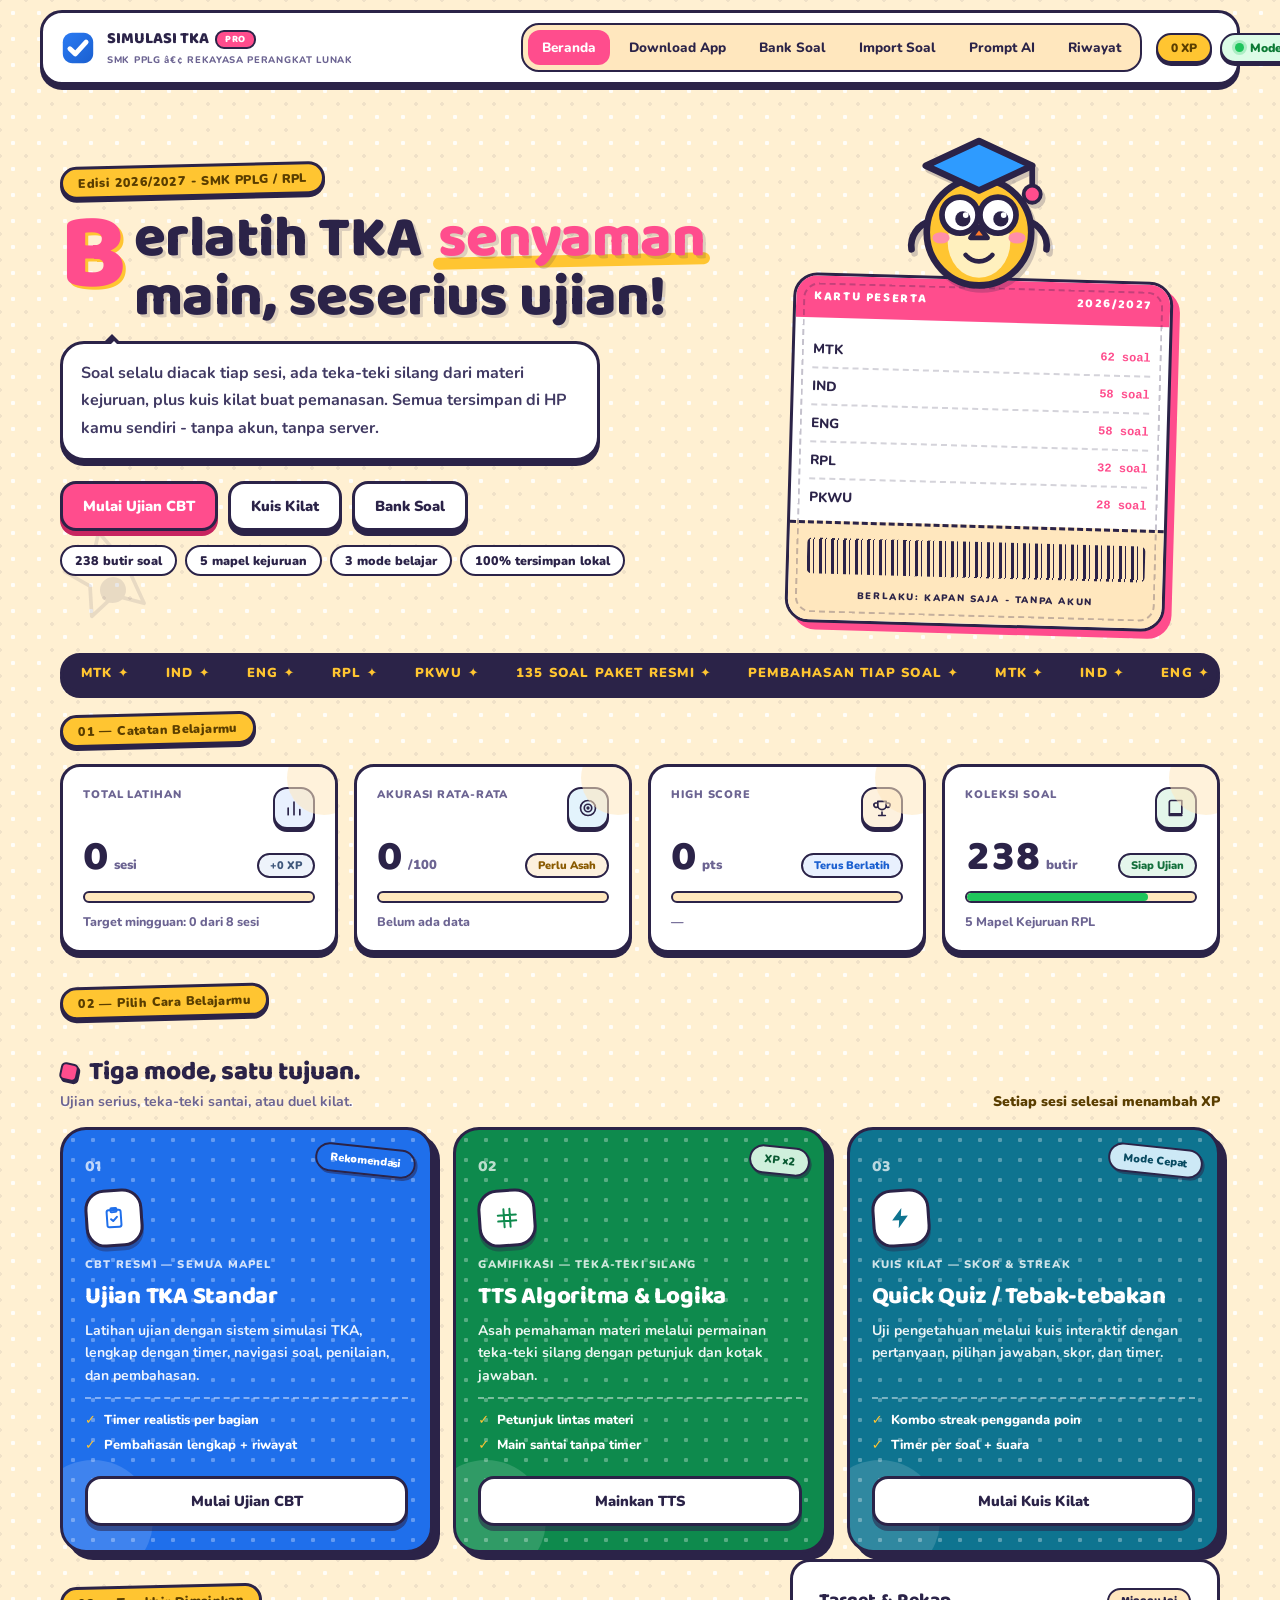
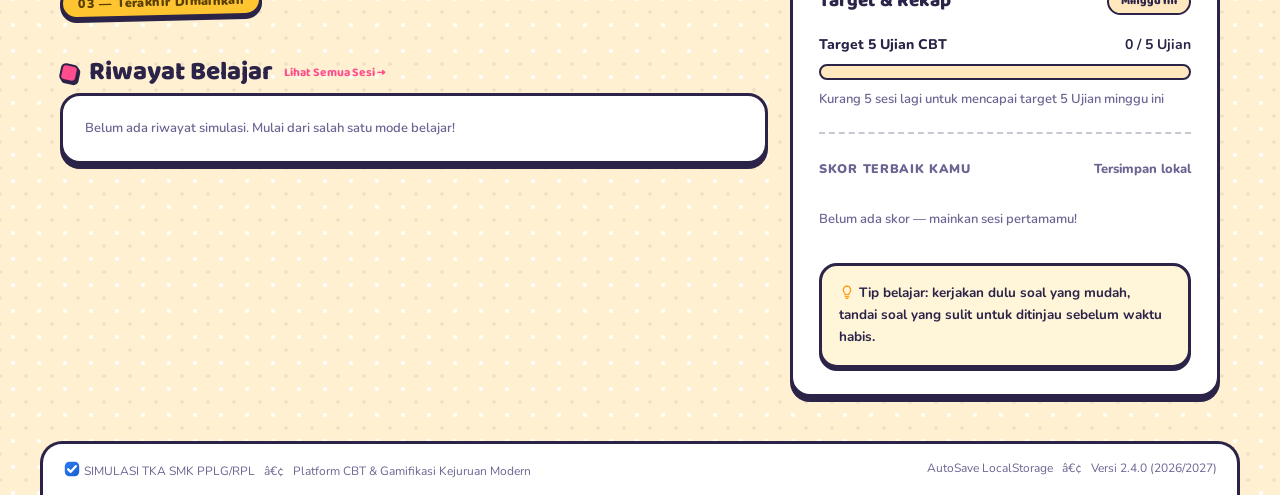
<file: index.html>
<!DOCTYPE html>
<html lang="id">
<head>
<meta charset="UTF-8">
<meta name="viewport" content="width=device-width, initial-scale=1.0">
<title>SIMULASI TKA â€” Latihan & Simulasi TKA SMK</title>
<meta name="description" content="Platform CBT Simulasi TKA untuk siswa SMK jurusan PPLG/RPL.">
<meta name="theme-color" content="#2B2348">
<meta name="mobile-web-app-capable" content="yes">
<meta name="apple-mobile-web-app-capable" content="yes">
<meta name="apple-mobile-web-app-status-bar-style" content="black-translucent">
<meta name="apple-mobile-web-app-title" content="Simulasi TKA">
<link rel="manifest" href="manifest.json">
<link rel="apple-touch-icon" href="icons/apple-touch-icon.png">
<link rel="preconnect" href="https://fonts.googleapis.com">
<link rel="preconnect" href="https://fonts.gstatic.com" crossorigin>
<link href="https://fonts.googleapis.com/css2?family=Baloo+2:wght@500;600;700;800&family=Nunito:wght@400;600;700;800;900&display=swap" rel="stylesheet">
<link rel="icon" type="image/svg+xml" href="favicon.svg?v=33">
<link rel="stylesheet" href="styles.css?v=33">
</head>
<body>
<div id="app">
  <header class="topbar" id="topbar">
    <div class="topbar-inner">
      <a href="#/" class="brand" id="brandLink">
        <svg class="brand-logo" viewBox="0 0 40 40" aria-hidden="true"><path d="M4 14C4 8.5 8.5 4 14 4H26C31.5 4 36 8.5 36 14V26C36 31.5 31.5 36 26 36H14C8.5 36 4 31.5 4 26Z" fill="url(#tkaGb)"/><defs><linearGradient id="tkaGb" x1="0" y1="0" x2="1" y2="1"><stop offset="0" stop-color="#2b7bf3"/><stop offset="1" stop-color="#1a5fd0"/></linearGradient></defs><path d="M11.5 20.8L17.2 26.2L28.5 13.8" fill="none" stroke="#ffffff" stroke-width="5.2" stroke-linecap="round" stroke-linejoin="round"/></svg>
        <span class="brand-text">SIMULASI TKA <span class="pro-badge">PRO</span><small>SMK PPLG â€¢ REKAYASA PERANGKAT LUNAK</small></span>
      </a>
      <nav class="topnav" id="topnav">
        <a href="#/" data-nav="dashboard">Beranda</a>
        <a href="landing.html" data-nav="landing">Download App</a>
        <a href="#/bank" data-nav="bank">Bank Soal</a>
        <a href="#/import" data-nav="import">Import Soal</a>
        <a href="#/generator" data-nav="generator">Prompt AI</a>
        <a href="#/riwayat" data-nav="riwayat">Riwayat</a>
      </nav>
      <div class="topbar-side">
        <span class="lvl-pill" id="lvlPill" title="Level dari total XP riwayat belajarmu">Lvl 1 â€¢ 0 XP</span>
        <span class="offline-pill"><i class="dot-online"></i>Mode Offline Siap</span>
        <span class="avatar">S</span>
      </div>
      <button class="hamburger" id="hamburger" aria-label="Menu">â˜°</button>
    </div>
  </header>
  <main id="view" class="view"></main>
  <footer class="footer">
    <span><svg class="brand-logo sm" viewBox="0 0 40 40" aria-hidden="true"><path d="M4 14C4 8.5 8.5 4 14 4H26C31.5 4 36 8.5 36 14V26C36 31.5 31.5 36 26 36H14C8.5 36 4 31.5 4 26Z" fill="url(#tkaGf)"/><defs><linearGradient id="tkaGf" x1="0" y1="0" x2="1" y2="1"><stop offset="0" stop-color="#2b7bf3"/><stop offset="1" stop-color="#1a5fd0"/></linearGradient></defs><path d="M11.5 20.8L17.2 26.2L28.5 13.8" fill="none" stroke="#ffffff" stroke-width="5.2" stroke-linecap="round" stroke-linejoin="round"/></svg> SIMULASI TKA SMK PPLG/RPL <span class="sep">â€¢</span> Platform CBT &amp; Gamifikasi Kejuruan Modern</span>
    <span class="foot-right">AutoSave LocalStorage <span class="sep">â€¢</span> Versi 2.4.0 (2026/2027)</span>
  </footer>
</div>

<!-- Modal root -->
<div id="modalRoot"></div>
<!-- Toast root -->
<div id="toastRoot" aria-live="polite"></div>

<script src="js/config.js?v=33"></script>
<script src="js/data-matematika.js?v=33"></script>
<script src="js/data-indonesia.js?v=33"></script>
<script src="js/data-inggris.js?v=33"></script>
<script src="js/data-produktif.js?v=33"></script>
<script src="js/data-pkwu.js?v=33"></script>
<script src="js/store.js?v=33"></script>
<script src="js/data-tts.js?v=33"></script>
<script src="js/games.js?v=33"></script>
<script src="js/parser.js?v=33"></script>
<script src="js/engine.js?v=33"></script>
<script src="js/dynamic.js?v=33"></script>
<script src="js/dynamic2.js?v=33"></script>
<script src="js/app.js?v=33"></script>
<script>
/* PWA: daftarkan service worker (butuh https:// atau localhost) */
if("serviceWorker" in navigator){
  window.addEventListener("load", function(){
    navigator.serviceWorker.register("sw.js").catch(function(e){
      console.warn("SW gagal didaftarkan:", e && e.message);
    });
  });
}
</script>
</body>
</html>
</file>
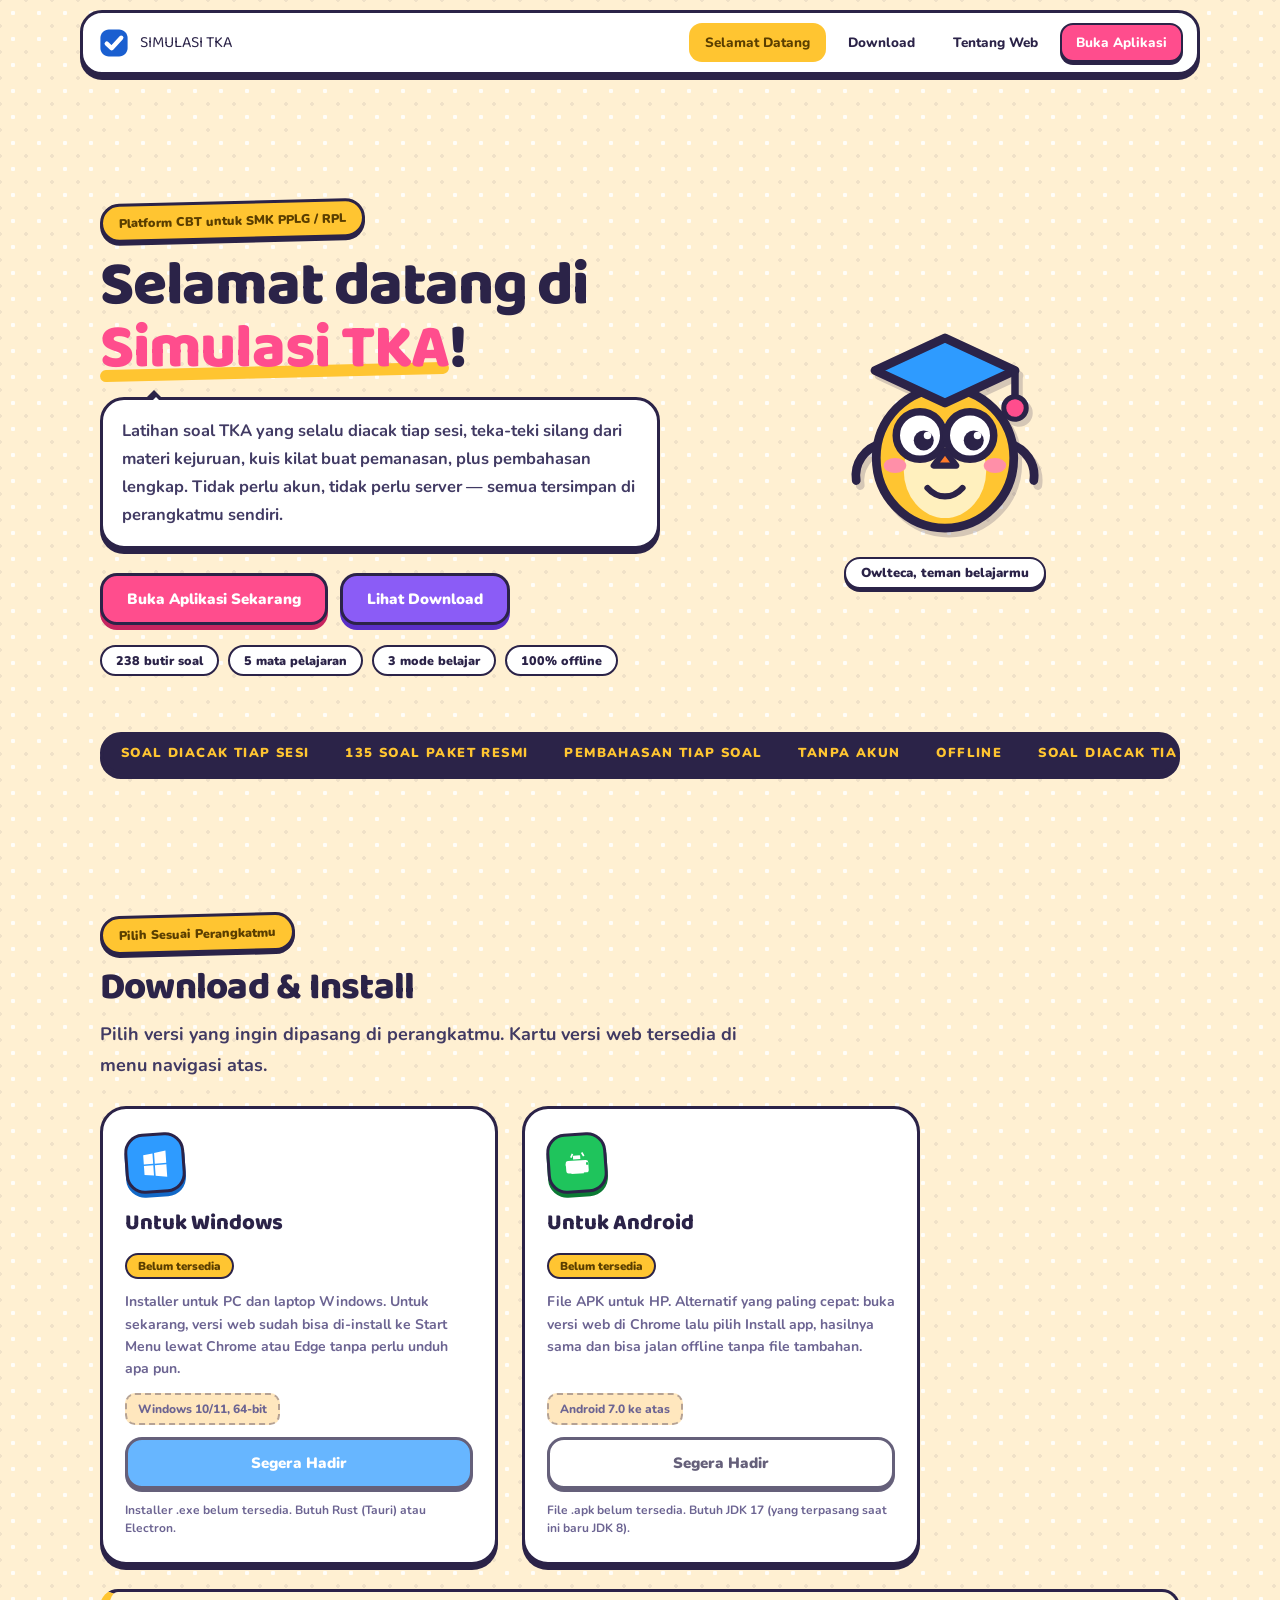
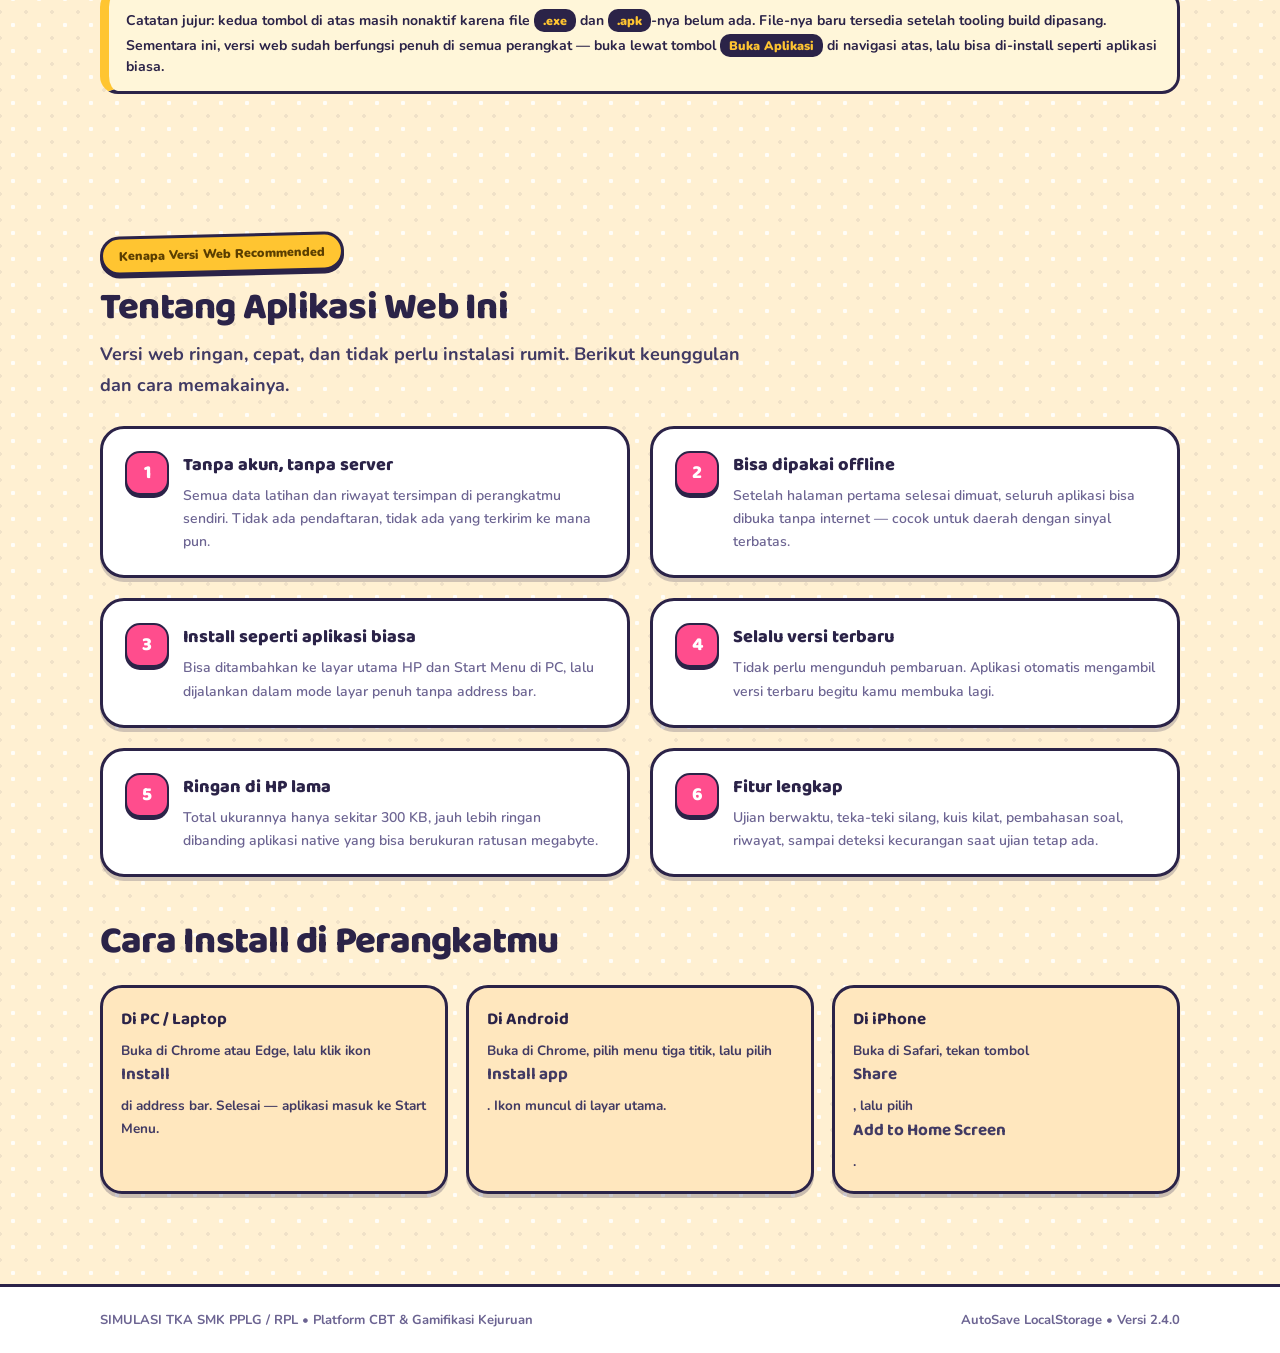
<file: landing.html>
<!DOCTYPE html>
<html lang="id">
<head>
<meta charset="UTF-8">
<meta name="viewport" content="width=device-width, initial-scale=1.0">
<title>Simulasi TKA — Download & Panduan</title>
<meta name="description" content="Simulasi TKA untuk siswa SMK PPLG/RPL. Jalankan di web, install ke PC/laptop, atau pasang di HP.">
<meta name="theme-color" content="#2B2348">
<link rel="icon" type="image/svg+xml" href="favicon.svg">
<link rel="apple-touch-icon" href="icons/apple-touch-icon.png">
<link rel="manifest" href="manifest.json">
<link rel="preconnect" href="https://fonts.googleapis.com">
<link rel="preconnect" href="https://fonts.gstatic.com" crossorigin>
<link href="https://fonts.googleapis.com/css2?family=Baloo+2:wght@500;600;700;800&family=Nunito:wght@400;600;700;800;900&display=swap" rel="stylesheet">
<style>
:root{
  --bg:#FFF0D2; --bg2:#FFE7BE; --card:#FFFFFF; --ink:#2B2348; --muted:#6C6492;
  --line:#2B2348; --accent:#FF4D8D; --accent-edge:#C72560;
  --purple:#8B5CF6; --purple-edge:#5A2FC7;
  --blue:#2E9BFF; --blue-edge:#1268C7;
  --green:#1FC45C; --green-edge:#0C7A34;
  --yellow:#FFC531; --yellow-deep:#E0A000; --yellow-ink:#5A3E00;
  --red:#FF4757; --red-edge:#C21B2C;
  --bw:3px; --radius:22px; --sh:0 5px 0 var(--ink);
  --font:'Nunito',system-ui,-apple-system,'Segoe UI',Roboto,Arial,sans-serif;
  --display:'Baloo 2','Nunito',system-ui,sans-serif;
}
*{box-sizing:border-box}
html{scroll-behavior:smooth;-webkit-text-size-adjust:100%}
body{
  margin:0;font-family:var(--font);color:var(--ink);overflow-x:hidden;
  background-color:var(--bg);
  background-image:radial-gradient(rgba(255,255,255,.85) 2px,transparent 2.4px),radial-gradient(rgba(43,35,72,.07) 1.6px,transparent 2px);
  background-size:26px 26px,26px 26px;background-position:0 0,13px 13px;
  -webkit-font-smoothing:antialiased;
}
img,svg{max-width:100%;height:auto}
a{color:inherit;text-decoration:none}
:focus-visible{outline:3px solid var(--accent);outline-offset:3px}

/* ===== NAV ===== */
.nav{position:sticky;top:0;z-index:60;padding:10px 16px 0}
.nav-in{max-width:1120px;margin:0 auto;background:var(--card);border:var(--bw) solid var(--ink);
  border-radius:22px;box-shadow:var(--sh);padding:10px 14px;display:flex;align-items:center;gap:12px}
.brand{display:flex;align-items:center;gap:9px;flex-weight:800;font-family:var(--display);font-size:16px}
.brand-mark{width:34px;height:34px;flex-shrink:0}
.nav-links{display:flex;gap:6px;margin-left:auto;flex-wrap:wrap}
.nav-links a{padding:8px 14px;border-radius:13px;font-size:13.5px;font-weight:800;border:2px solid transparent;transition:background .13s,transform .12s}
.nav-links a:hover{background:var(--bg2);transform:translateY(-2px)}
.nav-cta{background:var(--accent)!important;color:#fff;border-color:var(--ink)!important;box-shadow:0 3px 0 var(--ink)}
.nav-cta:active{transform:translateY(3px);box-shadow:none}

/* ===== SHARED ===== */
.wrap{max-width:1120px;margin:0 auto;padding:0 20px}
section{padding:70px 0}
.eyebrow{display:inline-flex;align-items:center;gap:8px;background:var(--yellow);border:var(--bw) solid var(--ink);
  color:var(--yellow-ink);border-radius:999px;padding:6px 16px;font-size:12.5px;font-weight:900;
  box-shadow:0 3px 0 var(--ink);transform:rotate(-1.4deg);margin:0 0 14px}
h1{font-family:var(--display);font-weight:800;font-size:clamp(36px,6.6vw,62px);line-height:1.02;margin:0 0 16px;letter-spacing:-.02em}
h2{font-family:var(--display);font-weight:800;font-size:clamp(26px,4.2vw,38px);margin:0 0 10px;letter-spacing:-.02em;line-height:1.1}
p{margin:0 0 14px;line-height:1.7}
.lede{font-size:clamp(15px,2vw,18px);font-weight:700;color:#413A63;max-width:60ch}
.btn{display:inline-flex;align-items:center;justify-content:center;gap:9px;border:var(--bw) solid var(--ink);
  background:var(--card);color:var(--ink);padding:13px 24px;border-radius:17px;font-weight:900;font-size:15px;
  cursor:pointer;box-shadow:var(--sh);transition:transform .1s,box-shadow .1s,background .13s;
  font-family:inherit;min-height:50px;text-align:center}
.btn:hover{transform:translateY(-2px) rotate(-.5deg)}
.btn:active{transform:translateY(4px);box-shadow:none}
.btn-primary{background:var(--accent);color:#fff;box-shadow:0 5px 0 var(--accent-edge)}
.btn-purple{background:var(--purple);color:#fff;box-shadow:0 5px 0 var(--purple-edge)}
.btn-blue{background:var(--blue);color:#fff;box-shadow:0 5px 0 var(--blue-edge)}

/* ===== 1. WELCOME ===== */
.hero{display:grid;grid-template-columns:minmax(0,1.1fr) minmax(0,.9fr);gap:34px;align-items:center;padding:56px 0 30px}
.hero h1 .mark{color:var(--accent);position:relative;display:inline-block}
.hero h1 .mark::after{content:"";position:absolute;left:0;right:0;bottom:.04em;height:.2em;
  background:var(--yellow);border-radius:999px;z-index:-1;transform:rotate(-1.4deg)}
.bubble{position:relative;background:var(--card);border:var(--bw) solid var(--ink);border-radius:24px;
  padding:17px 19px;box-shadow:var(--sh);max-width:56ch}
.bubble::before{content:"";position:absolute;left:42px;top:-19px;width:0;height:0;
  border:9px solid transparent;border-bottom-color:var(--ink)}
.bubble::after{content:"";position:absolute;left:46px;top:-10px;width:0;height:0;
  border:7px solid transparent;border-bottom-color:var(--card)}
.bubble p{margin:0;font-weight:700;color:#413A63;font-size:clamp(14.5px,1.9vw,16.5px)}
.hero-actions{display:flex;gap:12px;flex-wrap:wrap;margin-top:24px}
.chips{display:flex;gap:9px;flex-wrap:wrap;margin-top:20px}
.chip{font-size:12.5px;font-weight:900;border:2px solid var(--ink);background:var(--card);
  border-radius:999px;padding:5px 14px}
.mascot-box{display:flex;flex-direction:column;align-items:center;gap:6px}
.mascot{width:min(250px,72%);animation:floaty 4s ease-in-out infinite;filter:drop-shadow(4px 5px 0 rgba(43,35,72,.2))}
.mascot svg{width:100%;height:auto;display:block}
.mascot-tag{background:var(--card);border:2px solid var(--ink);border-radius:999px;padding:5px 15px;
  font-weight:900;font-size:13px;box-shadow:0 3px 0 var(--ink)}
@keyframes floaty{0%,100%{transform:translateY(0) rotate(-2deg)}50%{transform:translateY(-12px) rotate(2deg)}}

.ticker{background:var(--ink);color:#fff;overflow:hidden;border:var(--bw) solid var(--ink);
  border-radius:999px;box-shadow:var(--sh);margin:26px 0 0}
.ticker-in{display:inline-flex;white-space:nowrap;padding:9px 0;animation:tick 32s linear infinite;
  font-size:13px;font-weight:900;letter-spacing:1.4px}
.ticker-in span{padding:0 18px;color:var(--yellow)}
@keyframes tick{to{transform:translateX(-50%)}}

/* ===== 2. DOWNLOAD ===== */
.dl-grid{display:grid;grid-template-columns:repeat(2,minmax(0,1fr));gap:24px;margin-top:26px;max-width:820px}
.dl-card{background:var(--card);border:var(--bw) solid var(--ink);border-radius:26px;padding:24px 22px;
  box-shadow:var(--sh);display:flex;flex-direction:column;gap:12px;align-items:flex-start;
  transition:transform .18s,box-shadow .18s}
.dl-card:hover{transform:translateY(-5px);box-shadow:7px 10px 0 var(--ink)}
.dl-ico{width:60px;height:60px;border-radius:19px;display:flex;align-items:center;justify-content:center;
  border:var(--bw) solid var(--ink);box-shadow:0 4px 0 var(--ink);transform:rotate(-4deg);color:#fff}
.dl-ico.win{background:var(--blue);box-shadow:0 4px 0 var(--blue-edge)}
.dl-ico.and{background:var(--green);box-shadow:0 4px 0 var(--green-edge)}
.dl-ico.web{background:var(--purple);box-shadow:0 4px 0 var(--purple-edge)}
.dl-card h3{font-family:var(--display);font-weight:800;font-size:22px;margin:0}
.dl-card .desc{margin:0;color:var(--muted);font-size:14px;font-weight:700;line-height:1.6;flex:1}
.req{font-size:12px;font-weight:800;color:var(--muted);background:var(--bg2);border-radius:10px;
  padding:6px 11px;border:2px dashed rgba(43,35,72,.35)}
.dl-btn{width:100%}
.btn[disabled],.btn.is-soon{opacity:.72;cursor:not-allowed;box-shadow:0 3px 0 var(--ink);transform:none}
.btn[disabled]:active{transform:none;box-shadow:0 3px 0 var(--ink)}
.soon{display:inline-flex;align-items:center;gap:6px;background:var(--yellow);color:var(--yellow-ink);
  border:2px solid var(--ink);border-radius:999px;padding:3px 11px;font-size:11.5px;font-weight:900}
.dl-note{font-size:12px;color:var(--muted);font-weight:700;line-height:1.55;margin:0}
.dl-alert{background:#FFF6D9;border:var(--bw) solid var(--ink);border-left:9px solid var(--yellow);
  border-radius:18px;padding:15px 17px;margin-top:24px;font-weight:700;font-size:14px;box-shadow:var(--sh-sm)}

/* ===== 3. TENTANG WEB ===== */
.about-grid{display:grid;grid-template-columns:repeat(2,minmax(0,1fr));gap:20px;margin-top:26px}
.about-card{background:var(--card);border:var(--bw) solid var(--ink);border-radius:24px;padding:22px;
  box-shadow:0 4px 0 rgba(43,35,72,.22);display:flex;gap:14px;align-items:flex-start}
.about-num{width:44px;height:44px;flex-shrink:0;border-radius:15px;display:flex;align-items:center;
  justify-content:center;font-family:var(--display);font-weight:800;font-size:19px;color:#fff;
  background:var(--accent);border:2px solid var(--ink);box-shadow:0 3px 0 var(--ink)}
.about-card h4{font-family:var(--display);font-weight:800;font-size:18px;margin:0 0 5px}
.about-card p{margin:0;font-size:14px;color:var(--muted);font-weight:600;line-height:1.65}
.steps{display:grid;grid-template-columns:repeat(3,minmax(0,1fr));gap:18px;margin-top:22px}
.step{background:var(--bg2);border:var(--bw) solid var(--ink);border-radius:22px;padding:18px;
  box-shadow:0 4px 0 rgba(43,35,72,.25)}
.step b{display:block;font-family:var(--display);font-size:17px;margin-bottom:6px}
.step span{font-size:13.5px;font-weight:700;color:#413A63;line-height:1.6}
.kode{background:var(--ink);color:var(--yellow);border-radius:10px;padding:3px 9px;font-weight:900;
  font-size:12.5px;display:inline-block;margin-top:2px}

/* ===== FOOTER ===== */
footer{background:var(--card);border-top:var(--bw) solid var(--ink);margin-top:20px}
.foot-in{max-width:1120px;margin:0 auto;padding:24px 20px;display:flex;justify-content:space-between;
  gap:14px;flex-wrap:wrap;color:var(--muted);font-size:13px;font-weight:700}

/* ===== RESPONSIF ===== */
@media(max-width:900px){
  .hero{grid-template-columns:minmax(0,1fr);gap:26px;padding-top:34px}
  .dl-grid,.steps{grid-template-columns:minmax(0,1fr)}
  .about-grid{grid-template-columns:minmax(0,1fr)}
}
@media(max-width:640px){
  section{padding:44px 0}
  .wrap{padding:0 14px}
  .nav-in{padding:8px 10px;border-radius:18px;gap:8px}
  .brand{font-size:14px}
  .brand-mark{width:28px;height:28px}
  .nav-links{gap:4px;width:100%;margin-left:0}
  .nav-links a{padding:7px 11px;font-size:12.5px}
  h1{font-size:clamp(30px,9.5vw,40px)}
  .hero-actions .btn{flex:1 1 100%}
  .mascot{width:170px}
  .dl-card{padding:20px 18px}
  .foot-in{flex-direction:column;text-align:center;gap:6px}
}
@media(prefers-reduced-motion:reduce){
  *,*::before,*::after{animation-duration:.001ms!important;animation-iteration-count:1!important;
    transition-duration:.001ms!important;scroll-behavior:auto!important}
}
</style>
</head>
<body>

<nav class="nav">
  <div class="nav-in">
    <span class="brand">
      <svg class="brand-mark" viewBox="0 0 40 40" aria-hidden="true">
        <path d="M4 14C4 8.5 8.5 4 14 4H26C31.5 4 36 8.5 36 14V26C36 31.5 31.5 36 26 36H14C8.5 36 4 31.5 4 26Z" fill="#1a5fd0"/>
        <path d="M11.5 20.8L17.2 26.2L28.5 13.8" fill="none" stroke="#fff" stroke-width="5.2"
              stroke-linecap="round" stroke-linejoin="round"/>
      </svg>
      SIMULASI TKA
    </span>
    <div class="nav-links">
      <a href="#selamat-datang">Selamat Datang</a>
      <a href="#download">Download</a>
      <a href="#tentang">Tentang Web</a>
      <a href="index.html" class="nav-cta">Buka Aplikasi</a>
    </div>
  </div>
</nav>

<!-- ============ 1. SELAMAT DATANG ============ -->
<section id="selamat-datang">
  <div class="wrap">
    <div class="hero">
      <div>
        <p class="eyebrow">Platform CBT untuk SMK PPLG / RPL</p>
        <h1>Selamat datang di <span class="mark">Simulasi TKA</span>!</h1>
        <div class="bubble">
          <p>Latihan soal TKA yang selalu diacak tiap sesi, teka-teki silang dari materi
             kejuruan, kuis kilat buat pemanasan, plus pembahasan lengkap. Tidak perlu
             akun, tidak perlu server — semua tersimpan di perangkatmu sendiri.</p>
        </div>
        <div class="hero-actions">
          <a class="btn btn-primary" href="index.html">Buka Aplikasi Sekarang</a>
          <a class="btn btn-purple" href="#download">Lihat Download</a>
        </div>
        <div class="chips">
          <span class="chip">238 butir soal</span>
          <span class="chip">5 mata pelajaran</span>
          <span class="chip">3 mode belajar</span>
          <span class="chip">100% offline</span>
        </div>
      </div>
      <div class="mascot-box">
        <div class="mascot" aria-hidden="true">
          <svg viewBox="0 0 200 210" fill="none">
            <path d="M50 124c-15 4-23 17-21 30" stroke="#2B2348" stroke-width="7" stroke-linecap="round"/>
            <path d="M150 124c15 4 23 17 21 30" stroke="#2B2348" stroke-width="7" stroke-linecap="round"/>
            <ellipse cx="100" cy="136" rx="55" ry="56" fill="#FFC531" stroke="#2B2348" stroke-width="7"/>
            <ellipse cx="100" cy="146" rx="33" ry="38" fill="#FFF0BE"/>
            <circle cx="80" cy="118" r="19" fill="#fff" stroke="#2B2348" stroke-width="6"/>
            <circle cx="120" cy="118" r="19" fill="#fff" stroke="#2B2348" stroke-width="6"/>
            <circle cx="83" cy="122" r="8" fill="#2B2348"/>
            <circle cx="123" cy="122" r="8" fill="#2B2348"/>
            <circle cx="86" cy="118" r="3" fill="#fff"/>
            <circle cx="126" cy="118" r="3" fill="#fff"/>
            <ellipse cx="60" cy="142" rx="9" ry="6" fill="#FF8FA8"/>
            <ellipse cx="140" cy="142" rx="9" ry="6" fill="#FF8FA8"/>
            <path d="M100 130l-9 12h18z" fill="#FF7A29" stroke="#2B2348" stroke-width="5" stroke-linejoin="round"/>
            <path d="M86 160c8 9 20 9 28 0" stroke="#2B2348" stroke-width="5" stroke-linecap="round"/>
            <path d="M44 66 L100 40 L156 66 L100 92 Z" fill="#2E9BFF" stroke="#2B2348" stroke-width="7" stroke-linejoin="round"/>
            <path d="M156 66v22" stroke="#2B2348" stroke-width="6" stroke-linecap="round"/>
            <circle cx="156" cy="96" r="9" fill="#FF4D8D" stroke="#2B2348" stroke-width="4"/>
          </svg>
        </div>
        <span class="mascot-tag">Owlteca, teman belajarmu</span>
      </div>
    </div>
    <div class="ticker" aria-hidden="true">
      <div class="ticker-in">
        <span>SOAL DIACAK TIAP SESI</span><span>135 SOAL PAKET RESMI</span><span>PEMBAHASAN TIAP SOAL</span>
        <span>TANPA AKUN</span><span>OFFLINE</span>
        <span>SOAL DIACAK TIAP SESI</span><span>135 SOAL PAKET RESMI</span><span>PEMBAHASAN TIAP SOAL</span>
        <span>TANPA AKUN</span><span>OFFLINE</span>
      </div>
    </div>
  </div>
</section>

<!-- ============ 2. DOWNLOAD ============ -->
<section id="download">
  <div class="wrap">
    <p class="eyebrow">Pilih Sesuai Perangkatmu</p>
    <h2>Download &amp; Install</h2>
    <p class="lede">Pilih versi yang ingin dipasang di perangkatmu. Kartu versi web
       tersedia di menu navigasi atas.</p>

    <div class="dl-grid">

      <!-- WINDOWS -->
      <div class="dl-card">
        <div class="dl-ico win" aria-hidden="true">
          <svg viewBox="0 0 24 24" width="30" height="30" fill="currentColor">
            <path d="M3 5.2l7.5-1v8.3H3zM11.8 4l9.2-1.3v9.8h-9.2zM3 13.7h7.5V22L3 20.9zM11.8 13.7h9.2v9.9l-9.2-1.3z"/>
          </svg>
        </div>
        <h3>Untuk Windows</h3>
        <span class="soon">Belum tersedia</span>
        <p class="desc">Installer untuk PC dan laptop Windows. Untuk sekarang, versi web
           sudah bisa di-install ke Start Menu lewat Chrome atau Edge tanpa perlu
           unduh apa pun.</p>
        <span class="req" id="req-win">Windows 10/11, 64-bit</span>
        <button class="btn btn-blue dl-btn" data-target="windows" disabled>Segera Hadir</button>
        <p class="dl-note" id="note-win"></p>
      </div>

      <!-- ANDROID -->
      <div class="dl-card">
        <div class="dl-ico and" aria-hidden="true">
          <svg viewBox="0 0 24 24" width="30" height="30" fill="currentColor">
            <path d="M5 10h14a2 2 0 012 2v6a2 2 0 01-2 2H5a2 2 0 01-2-2v-6a2 2 0 012-2zm-2.2 2h2v2h-2v-2zm18.4 0h-2v2h2v-2zM7 19h10v1.5H7zM8.3 4.2l-1.5 2.9 1.2.6 1.5-2.9zm7.4 0l1.5 2.9 1.2-.6-1.5-2.9zM9.5 6h5a.4.4 0 01.4.4V9H9.1V6.4c0-.2.2-.4.4-.4z"/>
          </svg>
        </div>
        <h3>Untuk Android</h3>
        <span class="soon">Belum tersedia</span>
        <p class="desc">File APK untuk HP. Alternatif yang paling cepat: buka versi web di
           Chrome lalu pilih <b>Install app</b>, hasilnya sama dan bisa jalan offline
           tanpa file tambahan.</p>
        <span class="req" id="req-and">Android 7.0 ke atas</span>
        <button class="btn btn-green dl-btn" data-target="android" disabled>Segera Hadir</button>
        <p class="dl-note" id="note-and"></p>
      </div>

      </div>

    <div class="dl-alert">
      <b>Catatan jujur:</b> kedua tombol di atas masih nonaktif karena file
      <span class="kode">.exe</span> dan <span class="kode">.apk</span>-nya belum ada.
      File-nya baru tersedia setelah tooling build dipasang. Sementara ini,
      <b>versi web sudah berfungsi penuh di semua perangkat</b> — buka lewat tombol
      <span class="kode">Buka Aplikasi</span> di navigasi atas, lalu bisa di-install
      seperti aplikasi biasa.
    </div>
  </div>
</section>

<!-- ============ 3. TENTANG WEB ============ -->
<section id="tentang">
  <div class="wrap">
    <p class="eyebrow">Kenapa Versi Web Recommended</p>
    <h2>Tentang Aplikasi Web Ini</h2>
    <p class="lede">Versi web ringan, cepat, dan tidak perlu instalasi rumit. Berikut
       keunggulan dan cara memakainya.</p>

    <div class="about-grid">
      <div class="about-card">
        <span class="about-num">1</span>
        <div>
          <h4>Tanpa akun, tanpa server</h4>
          <p>Semua data latihan dan riwayat tersimpan di perangkatmu sendiri. Tidak ada
             pendaftaran, tidak ada yang terkirim ke mana pun.</p>
        </div>
      </div>
      <div class="about-card">
        <span class="about-num">2</span>
        <div>
          <h4>Bisa dipakai offline</h4>
          <p>Setelah halaman pertama selesai dimuat, seluruh aplikasi bisa dibuka tanpa
             internet — cocok untuk daerah dengan sinyal terbatas.</p>
        </div>
      </div>
      <div class="about-card">
        <span class="about-num">3</span>
        <div>
          <h4>Install seperti aplikasi biasa</h4>
          <p>Bisa ditambahkan ke layar utama HP dan Start Menu di PC, lalu dijalankan
             dalam mode layar penuh tanpa address bar.</p>
        </div>
      </div>
      <div class="about-card">
        <span class="about-num">4</span>
        <div>
          <h4>Selalu versi terbaru</h4>
          <p>Tidak perlu mengunduh pembaruan. Aplikasi otomatis mengambil versi terbaru
             begitu kamu membuka lagi.</p>
        </div>
      </div>
      <div class="about-card">
        <span class="about-num">5</span>
        <div>
          <h4>Ringan di HP lama</h4>
          <p>Total ukurannya hanya sekitar 300 KB, jauh lebih ringan dibanding aplikasi
             native yang bisa berukuran ratusan megabyte.</p>
        </div>
      </div>
      <div class="about-card">
        <span class="about-num">6</span>
        <div>
          <h4>Fitur lengkap</h4>
          <p>Ujian berwaktu, teka-teki silang, kuis kilat, pembahasan soal, riwayat,
             sampai deteksi kecurangan saat ujian tetap ada.</p>
        </div>
      </div>
    </div>

    <h2 style="margin-top:44px">Cara Install di Perangkatmu</h2>
    <div class="steps">
      <div class="step">
        <b>Di PC / Laptop</b>
        <span>Buka di Chrome atau Edge, lalu klik ikon <b>Install</b> di address bar.
               Selesai — aplikasi masuk ke Start Menu.</span>
      </div>
      <div class="step">
        <b>Di Android</b>
        <span>Buka di Chrome, pilih menu tiga titik, lalu pilih
               <b>Install app</b>. Ikon muncul di layar utama.</span>
      </div>
      <div class="step">
        <b>Di iPhone</b>
        <span>Buka di Safari, tekan tombol <b>Share</b>, lalu pilih
               <b>Add to Home Screen</b>.</span>
      </div>
    </div>
  </div>
</section>

<footer>
  <div class="foot-in">
    <span>SIMULASI TKA SMK PPLG / RPL &bull; Platform CBT &amp; Gamifikasi Kejuruan</span>
    <span>AutoSave LocalStorage &bull; Versi 2.4.0</span>
  </div>
</footer>

<script>
/* Status tombol download diambil dari download.json supaya tidak pernah
   jadi tautan mati. Ubah "ready" jadi true ketika file .exe / .apk tersedia. */
(function(){
  var KEY = { windows:"win", android:"and", web:"web" };
  fetch("download.json", { cache:"no-store" })
    .then(function(r){ return r.json(); })
    .then(function(cfg){
      Object.keys(KEY).forEach(function(t){
        var info = (cfg.targets || {})[t];
        if(!info) return;
        var btn = document.querySelector('[data-target="' + t + '"]');
        var note = document.getElementById("note-" + KEY[t]);
        var req  = document.getElementById("req-" + KEY[t]);
        if(req && info.requirement) req.textContent = info.requirement;
        if(note && info.note) note.textContent = info.note;

        if(btn){
          if(info.ready && info.url){
            btn.disabled = false;
            btn.classList.remove("is-soon");
            btn.textContent = "Download untuk " + info.label;
            btn.setAttribute("data-href", info.url);
          }
        }
      });
    })
    .catch(function(){
      /* config tidak terbaca -> tombol web tetap jalan sebagai link biasa */
    });

  /* tombol yang punya URL download -> arahkan */
  document.querySelectorAll(".dl-btn").forEach(function(b){
    b.addEventListener("click", function(){
      var h = b.getAttribute("data-href");
      if(h){ location.href = h; }
    });
  });

  /* tandai section yang sedang terlihat */
  var links = document.querySelectorAll(".nav-links a[href^='#']");
  var secs = [].slice.call(document.querySelectorAll("section[id]"));
  if("IntersectionObserver" in window && secs.length){
    var io = new IntersectionObserver(function(entries){
      entries.forEach(function(e){
        if(!e.isIntersecting) return;
        links.forEach(function(a){
          var on = a.getAttribute("href") === "#" + e.target.id;
          a.style.background = on ? "var(--yellow)" : "";
          a.style.color = on ? "var(--yellow-ink)" : "";
        });
      });
    }, { rootMargin:"-45% 0px -45% 0px" });
    secs.forEach(function(s){ io.observe(s); });
  }
})();
</script>
</body>
</html>
</file>
<file: styles.css>
/* SIMULASI TKA — "Kartunis": warna cerah, outline tebal, sudut bulat, maskot. */
:root{
  --bg:#FFF0D2; --bg2:#FFE7BE; --card:#FFFFFF; --ink:#2B2348; --muted:#6C6492;
  --line:#2B2348; --accent:#FF4D8D; --accent-edge:#C72560; --navy:#2B2348;
  --green:#1FC45C; --green-bg:#DCFCE7; --green-edge:#0C7A34;
  --teal:#12B5C6; --teal-edge:#0A7F8C;
  --amber:#FF9E1B; --amber-bg:#FDEFC7;
  --red:#FF4757; --red-bg:#FFE2E5; --red-edge:#C21B2C;
  --purple:#8B5CF6; --purple-edge:#5A2FC7;
  --blue:#2E9BFF; --blue-edge:#1268C7;
  --yellow:#FFC531; --yellow-deep:#E0A000; --yellow-ink:#5A3E00;
  --radius:20px; --bw:3px; --sh:0 5px 0 var(--ink); --sh-sm:0 3px 0 var(--ink);
  --font:'Nunito',system-ui,-apple-system,'Segoe UI',Roboto,Arial,sans-serif;
  --display:'Baloo 2','Nunito',system-ui,sans-serif;
  --mono:ui-monospace,'Cascadia Mono',Consolas,monospace;
  --xw:clamp(28px,5.5vw,38px);
}
*{box-sizing:border-box}
html{-webkit-text-size-adjust:100%}
body{margin:0;font-family:var(--font);color:var(--ink);
  background-color:var(--bg);
  background-image:radial-gradient(rgba(255,255,255,.85) 2px,transparent 2.4px),radial-gradient(rgba(43,35,72,.07) 1.6px,transparent 2px);
  background-size:26px 26px,26px 26px;
  background-position:0 0,13px 13px;
  -webkit-font-smoothing:antialiased;overflow-x:clip}
img,svg{max-width:100%;height:auto}
a{color:inherit;text-decoration:none}
#app{min-height:100vh;min-height:100dvh;display:flex;flex-direction:column}
h1,h2,h3{letter-spacing:-.01em}
::selection{background:var(--yellow);color:var(--ink)}
:focus-visible{outline:3px solid var(--accent);outline-offset:2px}

/* ===== Topbar ===== */
.topbar{background:transparent;position:sticky;top:0;z-index:50;padding:10px 0 0}
.topbar-inner{max-width:1200px;margin:0 auto;padding:10px 16px;display:flex;align-items:center;gap:14px;background:var(--card);border:var(--bw) solid var(--ink);border-radius:22px;box-shadow:var(--sh);position:relative}
.brand{display:flex;align-items:center;gap:10px;flex-shrink:0}
.brand-logo{width:38px;height:38px;flex-shrink:0}
.brand-logo.sm{width:18px;height:18px;vertical-align:-3px}
.brand-text{font-family:var(--display);font-weight:800;font-size:16px;line-height:1.1;display:flex;flex-wrap:wrap;align-items:center;gap:6px}
.pro-badge{background:var(--accent);color:#fff;font-size:10px;font-weight:900;padding:2px 8px;border-radius:9px;letter-spacing:.5px;border:2px solid var(--ink)}
.brand-text small{width:100%;font-family:var(--font);font-weight:800;color:var(--muted);font-size:9.5px;letter-spacing:.7px}
.topnav{display:flex;gap:5px;margin:0 auto;background:var(--bg2);border:2px solid var(--ink);border-radius:18px;padding:5px}
.topnav a{padding:8px 14px;border-radius:12px;font-size:13.5px;font-weight:800;color:var(--ink);white-space:nowrap;transition:transform .12s,background .13s}
.topnav a:hover{background:#fff;transform:translateY(-1px)}
.topnav a.active{background:var(--accent);color:#fff}
.topbar-side{display:flex;align-items:center;gap:8px;margin-left:auto;flex-shrink:0}
.lvl-pill{background:var(--yellow);border:2px solid var(--ink);color:var(--yellow-ink);font-size:12px;font-weight:900;padding:5px 13px;border-radius:999px;white-space:nowrap;box-shadow:var(--sh-sm)}
.offline-pill{background:var(--green-bg);border:2px solid var(--ink);color:#0C7A34;font-size:12px;font-weight:900;padding:5px 13px;border-radius:999px;display:inline-flex;align-items:center;gap:6px;white-space:nowrap;box-shadow:var(--sh-sm)}
.dot-online{width:9px;height:9px;border-radius:50%;background:var(--green);display:inline-block;box-shadow:0 0 0 3px rgba(31,196,92,.25);animation:pulse 1.8s infinite}
.avatar{width:38px;height:38px;border-radius:50%;border:var(--bw) solid var(--ink);color:var(--ink);font-family:var(--display);font-weight:800;display:flex;align-items:center;justify-content:center;font-size:16px;background:var(--yellow)}
.hamburger{display:none;border:var(--bw) solid var(--ink);background:var(--card);border-radius:14px;padding:7px 13px;font-size:18px;cursor:pointer;color:var(--ink);box-shadow:var(--sh-sm)}
.view{max-width:1200px;margin:0 auto;padding:18px 20px 44px;min-height:70vh;flex:1;width:100%}
.footer{background:var(--card);border-top:var(--bw) solid var(--ink);color:var(--muted);font-size:12px;padding:16px 20px;display:flex;justify-content:space-between;gap:10px;flex-wrap:wrap;max-width:1200px;margin:0 auto;width:100%;border-left:var(--bw) solid var(--ink);border-right:var(--bw) solid var(--ink);border-radius:22px 22px 0 0}
.sep{margin:0 6px}

/* ===== Hero kartunis ===== */
.hero{display:grid;grid-template-columns:minmax(0,1.15fr) minmax(300px,.85fr);gap:26px;align-items:center;margin:0 0 0;position:relative}
.hero-main{min-width:0;position:relative;z-index:1}
.eyebrow{display:inline-flex;align-items:center;gap:8px;margin:0 0 12px;background:var(--yellow);border:var(--bw) solid var(--ink);color:var(--yellow-ink);border-radius:999px;padding:5px 15px;font-size:12.5px;font-weight:900;letter-spacing:.4px;box-shadow:var(--sh-sm);transform:rotate(-1.4deg)}
.hero h1{font-family:var(--display);font-weight:800;font-size:clamp(32px,5.6vw,58px);line-height:1.02;margin:0 0 14px;text-wrap:balance;text-shadow:3px 3px 0 rgba(43,35,72,.16)}
.hero h1 em{font-style:normal;color:var(--accent);position:relative;display:inline-block;padding:0 .08em}
.hero h1 em::after{content:"";position:absolute;left:0;right:0;bottom:.02em;height:.2em;background:var(--yellow);border-radius:999px;z-index:-1;transform:rotate(-1.2deg)}
.hero h1 .drop-cap{float:left;font-family:var(--display);font-weight:800;font-size:1.85em;line-height:.8;margin:.04em .08em 0 0;color:var(--accent);text-shadow:3px 3px 0 var(--yellow)}
.hero-bubble{position:relative;background:var(--card);border:var(--bw) solid var(--ink);border-radius:24px;padding:16px 18px;box-shadow:var(--sh);max-width:54ch}
.hero-bubble::before{content:"";position:absolute;left:40px;top:-19px;width:0;height:0;border:9px solid transparent;border-bottom-color:var(--ink)}
.hero-bubble::after{content:"";position:absolute;left:44px;top:-10px;width:0;height:0;border:7px solid transparent;border-bottom-color:var(--card)}
.hero-bubble .lede{margin:0;color:#413A63;font-size:clamp(14px,1.9vw,16px);line-height:1.7;font-weight:700}
.hero-actions{display:flex;gap:10px;flex-wrap:wrap;margin-top:20px}
.hero-actions .btn{padding:12px 20px;font-size:14.5px}
.hero-meta{display:flex;gap:8px;flex-wrap:wrap;margin-top:14px}
.meta-chip{font-size:12.5px;font-weight:900;border:2px solid var(--ink);background:var(--card);border-radius:999px;padding:5px 13px;color:var(--ink)}
.hero-ornament{position:absolute;left:-12px;bottom:-18px;width:130px;color:var(--ink);opacity:.1;pointer-events:none;z-index:0;transform:rotate(-14deg)}
.hero-ornament svg{width:100%;height:auto;display:block}
.hero-side{display:flex;flex-direction:column;align-items:center;gap:0;min-width:0;position:relative;z-index:1}
.mascot{width:min(190px,60%);margin-bottom:-26px;position:relative;z-index:3;animation:floaty 3.8s ease-in-out infinite;filter:drop-shadow(3px 4px 0 rgba(43,35,72,.22))}
.mascot svg{width:100%;height:auto;display:block}
@keyframes floaty{0%,100%{transform:translateY(0) rotate(-2deg)}50%{transform:translateY(-11px) rotate(2deg)}}
@keyframes pulse{0%,100%{box-shadow:0 0 0 3px rgba(31,196,92,.25)}50%{box-shadow:0 0 0 7px rgba(31,196,92,0)}}

/* Tiket peserta */
.ticket{background:var(--card);border:var(--bw) solid var(--ink);border-radius:24px;box-shadow:7px 7px 0 var(--accent);transform:rotate(1.6deg);overflow:hidden;max-width:380px;width:100%;position:relative;margin-bottom:10px}
.ticket::before{content:"";position:absolute;inset:7px;border:2px dashed rgba(43,35,72,.28);border-radius:16px;pointer-events:none;z-index:2}
.ticket-head{display:flex;justify-content:space-between;align-items:center;background:var(--accent);color:#fff;font-family:var(--display);font-weight:800;font-size:12.5px;letter-spacing:1.6px;padding:11px 18px}
.ticket-rows{padding:14px 18px 6px;display:flex;flex-direction:column}
.ticket-row{display:flex;justify-content:space-between;align-items:center;font-size:13.5px;font-weight:800;padding:8px 0;border-bottom:2px dashed rgba(43,35,72,.2)}
.ticket-row:last-child{border-bottom:none}
.ticket-row span:last-child{font-family:var(--mono);font-size:12px;color:var(--accent);font-weight:800}
.ticket-stub{border-top:3px dashed var(--ink);padding:12px 18px 16px;text-align:center;background:var(--bg2)}
.barcode{height:36px;margin:2px 0 8px;background:repeating-linear-gradient(90deg,var(--ink) 0 3px,transparent 3px 6px,var(--ink) 6px 7px,transparent 7px 12px);border-radius:5px}
.ticket-stub small{font-size:9.5px;font-weight:900;letter-spacing:1.6px;color:var(--ink)}

/* Ticker scroll */
.ticker{background:var(--ink);color:#fff;overflow:hidden;margin:16px 0 0;border-radius:999px;border:var(--bw) solid var(--ink);box-shadow:var(--sh)}
.ticker-in{display:inline-flex;white-space:nowrap;padding:8px 0;animation:tickmove 30s linear infinite;font-size:13px;font-weight:900;letter-spacing:1.2px}
.ticker-in span{padding:0 18px;color:var(--yellow)}
@keyframes tickmove{to{transform:translateX(-50%)}}

/* ===== Tombol chunky kartunis ===== */
.btn{display:inline-flex;align-items:center;justify-content:center;gap:8px;border:var(--bw) solid var(--ink);background:var(--card);color:var(--ink);padding:12px 22px;border-radius:16px;font-weight:900;font-size:14.5px;cursor:pointer;transition:transform .1s,box-shadow .1s,background .13s;min-height:46px;touch-action:manipulation;font-family:inherit;box-shadow:var(--sh)}
.btn:hover{transform:translateY(-2px) rotate(-.5deg);background:#fff}
.btn:active{transform:translateY(4px);box-shadow:0 0 0 var(--ink)}
.btn-primary{background:var(--accent);color:#fff;box-shadow:0 5px 0 var(--accent-edge)}
.btn-primary:hover{background:#FF6BA3}
.btn-green{background:var(--green);color:#fff;box-shadow:0 5px 0 var(--green-edge)}
.btn-green:hover{background:#37D972}
.btn-teal{background:var(--teal);color:#fff;box-shadow:0 5px 0 var(--teal-edge)}
.btn-danger{background:var(--red);color:#fff;box-shadow:0 5px 0 var(--red-edge)}
.btn-list{background:var(--purple);color:#fff;box-shadow:0 5px 0 var(--purple-edge)}
.btn-oncolor{background:#fff;border-color:var(--ink);color:var(--ink);box-shadow:0 5px 0 rgba(43,35,72,.55)}
.btn-oncolor:hover{background:var(--yellow)}
.btn-sm{padding:7px 14px;font-size:13px;border-radius:12px;min-height:36px;box-shadow:var(--sh-sm);border-width:2px}
.btn-sm:active{transform:translateY(3px);box-shadow:none}
.btn-lg{font-size:17px;padding:14px 30px;border-radius:18px}
.btn:disabled{opacity:.5;cursor:not-allowed;transform:none;box-shadow:var(--sh-sm)}
.btn.mark-on{background:var(--yellow);color:var(--yellow-ink);border-color:var(--ink)}

/* ===== Kartu & badge ===== */
.card{background:var(--card);border:var(--bw) solid var(--ink);border-radius:var(--radius);box-shadow:var(--sh)}
.pad{padding:22px}
.section-title{font-family:var(--display);font-weight:800;font-size:26px;margin:28px 0 5px;line-height:1.14;display:flex;align-items:center;gap:11px;flex-wrap:wrap}
.section-title::before{content:"";width:14px;height:14px;background:var(--accent);border:2px solid var(--ink);border-radius:5px;transform:rotate(12deg);flex-shrink:0;box-shadow:2px 2px 0 var(--ink)}
.section-sub{font-size:14px;color:var(--muted);margin:0 0 16px;font-weight:700;overflow:hidden}
.section-sub .xp-note{float:right;white-space:nowrap;font-weight:900;color:var(--yellow-ink)}
.badge{font-size:11.5px;font-weight:900;padding:5px 12px;border-radius:999px;background:var(--bg2);border:2px solid var(--ink);color:var(--ink);white-space:nowrap}
.badge.ok{background:var(--green-bg);color:#0C7A34}
.badge.warn{background:var(--amber-bg);color:#8A5200}
.badge.err{background:var(--red-bg);color:#B3141F}
.badge.dark{background:var(--ink);color:var(--yellow)}
.pill{font-size:12.5px;background:var(--bg2);border:2px solid var(--ink);padding:4px 12px;border-radius:999px;color:var(--ink);font-weight:900}
.pill.gold{background:var(--yellow);color:var(--yellow-ink)}
.hint{font-size:13px;color:var(--muted);line-height:1.65;font-weight:600}
.warn-box{background:var(--amber-bg);border:var(--bw) solid var(--ink);color:#8A5200;padding:13px 15px;border-radius:16px;font-size:13.5px;line-height:1.6;font-weight:700;box-shadow:var(--sh-sm)}
.err-box{background:var(--red-bg);border:var(--bw) solid var(--ink);color:#B3141F;padding:13px 15px;border-radius:16px;font-size:13.5px;line-height:1.6;font-weight:700;box-shadow:var(--sh-sm)}
.ok-box{background:var(--green-bg);border:var(--bw) solid var(--ink);color:#0C7A34;padding:13px 15px;border-radius:16px;font-size:13.5px;line-height:1.6;font-weight:700;box-shadow:var(--sh-sm)}

/* ===== Statistik kartunis ===== */
.stats{display:grid;grid-template-columns:repeat(4,minmax(0,1fr));gap:16px;margin:6px 0}
.stat{padding:20px;position:relative;overflow:hidden;transition:transform .15s,box-shadow .15s}
.stat:hover{transform:translateY(-4px) rotate(-.6deg);box-shadow:7px 9px 0 var(--ink)}
.stat::after{content:"";position:absolute;right:-26px;top:-26px;width:74px;height:74px;border-radius:50%;background:var(--bg2);opacity:.55}
.stat-top{display:flex;justify-content:space-between;align-items:flex-start;gap:8px;position:relative}
.stat-label{font-size:11px;font-weight:900;letter-spacing:.9px;color:var(--muted);text-transform:uppercase}
.stat-ico{width:42px;height:42px;border-radius:14px;display:flex;align-items:center;justify-content:center;flex-shrink:0;color:var(--ink);background:var(--yellow);border:2px solid var(--ink);box-shadow:var(--sh-sm);position:relative}
.stat-ico svg{display:block}
.stat-num{display:flex;align-items:baseline;gap:6px;flex-wrap:wrap;position:relative}
.stat-num .stat-tag{margin-left:auto}
.stat b{font-family:var(--display);font-size:42px;font-weight:800;line-height:1;display:inline-block;margin-top:8px;font-variant-numeric:tabular-nums}
.stat-unit{font-size:13px;color:var(--muted);font-weight:900}
.stat-tag{display:inline-block;font-size:11px;font-weight:900;padding:3px 11px;border-radius:999px;border:2px solid var(--ink);background:var(--bg2);color:var(--ink);white-space:nowrap}
.stat-bar{height:12px;background:var(--bg2);border:2px solid var(--ink);border-radius:999px;margin-top:12px;overflow:hidden}
.stat-bar i{display:block;height:100%;border-radius:999px;background:var(--accent);transition:width .5s}
.stat-bar.green i{background:var(--green)}
.stat-bar.red i{background:var(--red)}
.stat-foot{font-size:12.5px;color:var(--muted);margin-top:10px;font-weight:800}

/* ===== Kartu mode (warna kartunis) ===== */
.grid-modes{display:grid;grid-template-columns:repeat(3,minmax(0,1fr));gap:20px}
.mode-card-lg{padding:24px 22px;display:flex;flex-direction:column;gap:10px;align-items:flex-start;text-align:left;position:relative;transition:transform .18s,box-shadow .18s;border:var(--bw) solid var(--ink);border-radius:26px;box-shadow:7px 7px 0 var(--ink);overflow:hidden;background:var(--mc,var(--card));color:#fff;min-height:100%}
.mode-card-lg::before{content:"";position:absolute;inset:0;background-image:radial-gradient(rgba(255,255,255,.3) 2px,transparent 2.4px);background-size:20px 20px;pointer-events:none}
.mode-card-lg::after{content:"";position:absolute;left:-30px;bottom:-30px;width:120px;height:120px;border-radius:50%;background:rgba(255,255,255,.14)}
.mode-card-lg>*{position:relative;z-index:1}
.mode-card-lg:hover{transform:translateY(-6px) rotate(-1deg);box-shadow:9px 13px 0 var(--ink)}
.mode-num{font-family:var(--display);font-size:16px;font-weight:800;color:rgba(255,255,255,.72)}
.mode-ico{width:58px;height:58px;border-radius:20px;display:flex;align-items:center;justify-content:center;color:var(--mc,var(--ink));background:#fff;border:var(--bw) solid var(--ink);box-shadow:0 4px 0 rgba(43,35,72,.4);transform:rotate(-4deg)}
.mode-flag{position:absolute;top:16px;right:14px;font-size:11px;font-weight:900;padding:5px 13px;border-radius:999px;transform:rotate(6deg);border:2px solid var(--ink);background:var(--yellow);color:var(--yellow-ink);box-shadow:2px 2px 0 rgba(43,35,72,.5)}
.mode-cat{font-size:11px;font-weight:900;letter-spacing:1.2px;color:rgba(255,255,255,.8);text-transform:uppercase}
.mode-card-lg h3{margin:2px 0 0;font-size:24px;font-family:var(--display);font-weight:800;color:#fff;text-wrap:balance;line-height:1.08}
.mode-card-lg p{margin:0;color:rgba(255,255,255,.92);font-size:14px;line-height:1.6;flex:1;font-weight:700}
.mode-feats{border-top:2px dashed rgba(255,255,255,.45);padding-top:12px;display:flex;flex-direction:column;gap:7px;font-size:13px;font-weight:800;color:#fff;width:100%}
.mode-feats span{display:flex;gap:8px;align-items:flex-start}
.mode-feats span::before{content:"\2713";font-weight:900;color:var(--yellow);flex-shrink:0}
.mode-card-lg .btn{width:100%;margin-top:12px}

/* ===== Dashboard bawah ===== */
.dash-bottom{display:grid;grid-template-columns:minmax(0,1fr) 430px;gap:22px;margin-top:6px;align-items:start}
.hist-list{display:grid;gap:14px}
.hist-item{display:flex;align-items:center;gap:14px;padding:15px 17px;transition:transform .15s}
.hist-item:hover{transform:translateX(4px) rotate(-.5deg)}
.hist-score{min-width:58px;height:58px;border-radius:20px;background:var(--red-bg);color:var(--red);display:flex;align-items:center;justify-content:center;font-family:var(--display);font-weight:800;font-size:21px;flex-shrink:0;border:var(--bw) solid var(--ink);box-shadow:var(--sh-sm)}
.hist-score.mid{background:var(--amber-bg);color:#8A5200}
.hist-score:not(.mid):not(.low){background:var(--green-bg);color:#0C7A34}
.hist-score.low{background:var(--red-bg);color:var(--red)}
.hist-main{flex:1;min-width:0}
.hist-main b{font-size:14.5px}
.hist-main div{font-size:12.5px;color:var(--muted);margin-top:3px;font-weight:700}
.hist-act{display:flex;gap:6px;flex-shrink:0;align-items:center;flex-wrap:wrap}
.side-panel{padding:26px;display:flex;flex-direction:column;gap:20px}
.side-head{display:flex;justify-content:space-between;align-items:center;gap:10px;flex-wrap:wrap;font-family:var(--display);font-weight:800;font-size:19px;line-height:1.15}
.panel-sub{display:flex;justify-content:space-between;align-items:baseline;gap:12px;flex-wrap:wrap;
  font-size:12.5px;font-weight:900;letter-spacing:.7px;color:var(--muted);
  padding-top:16px;margin-top:2px;border-top:2px dashed rgba(43,35,72,.25)}
.panel-sub .hint{font-size:12px;font-weight:800;letter-spacing:0;margin-top:0}
.target-row{display:flex;justify-content:space-between;align-items:center;gap:12px;flex-wrap:wrap;font-size:14px;font-weight:800}
.target-bar{height:16px;background:var(--bg2);border:2px solid var(--ink);border-radius:999px;overflow:hidden;margin-top:10px}
.target-bar i{display:block;height:100%;background:var(--accent);border-radius:999px;transition:width .5s}
.side-panel .hint{font-size:13px;line-height:1.6;margin-top:9px}
.top-list{display:flex;flex-direction:column;gap:12px}
.top-row{display:flex;align-items:center;gap:14px;background:var(--bg2);border:2px solid var(--ink);border-radius:18px;padding:14px 17px;font-size:14.5px}
.top-row.me{background:var(--yellow)}
.top-rank{width:32px;height:32px;border-radius:50%;background:#fff;border:2px solid var(--ink);color:var(--ink);font-weight:900;font-size:13.5px;display:flex;align-items:center;justify-content:center;flex-shrink:0}
.top-name{flex:1;min-width:0;font-weight:900;line-height:1.25}
.top-name small{display:block;font-weight:700;color:var(--muted);font-size:11.5px;margin-top:2px;line-height:1.35}
.top-pts{font-weight:900;color:#fff;background:var(--accent);border:2px solid var(--ink);border-radius:11px;
  padding:4px 11px;white-space:nowrap;font-variant-numeric:tabular-nums;flex-shrink:0;box-shadow:0 3px 0 var(--ink)}
.tip-box{background:#FFF6D9;border:var(--bw) solid var(--ink);border-radius:18px;padding:16px 17px;font-size:13.5px;line-height:1.65;color:var(--ink);font-weight:700;box-shadow:var(--sh-sm)}
.tip-box svg{vertical-align:-3px;margin-right:4px;color:var(--amber)}

/* ===== Katalog mapel ===== */
.cat-eyebrow{display:inline-block;background:var(--blue);color:#fff;border:var(--bw) solid var(--ink);border-radius:999px;padding:5px 15px;font-size:11.5px;font-weight:900;letter-spacing:1.4px;margin:16px 0 12px;box-shadow:var(--sh-sm);transform:rotate(-1deg)}
.cat-eyebrow span{color:#D9EEFF;letter-spacing:.3px}
.section-title.big{font-size:clamp(28px,4.8vw,42px);margin:2px 0 6px}
.grid-subjects{display:grid;grid-template-columns:repeat(3,minmax(0,1fr));gap:22px}
.subj-card{padding:0;display:flex;flex-direction:column;overflow:hidden;transition:transform .16s,box-shadow .16s;border-radius:26px;background:var(--card)}
.subj-card:hover{transform:translateY(-6px) rotate(-.8deg);box-shadow:9px 12px 0 var(--ink)}
.subj-head{background:var(--sc,var(--blue));color:#fff;padding:16px 18px;display:flex;align-items:center;gap:12px;border-bottom:var(--bw) solid var(--ink);position:relative}
.subj-head::after{content:"";position:absolute;left:0;right:0;bottom:-9px;height:9px;background:repeating-linear-gradient(-45deg,var(--sc,var(--blue)) 0 8px,rgba(255,255,255,.35) 8px 16px)}
.subj-card h3{font-family:var(--display);font-weight:800;font-size:19px;margin:0;color:#fff}
.subj-top{display:flex;align-items:center;gap:12px}
.subj-icon{width:48px;height:48px;border-radius:16px;display:flex;align-items:center;justify-content:center;font-family:var(--display);font-weight:800;font-size:19px;flex-shrink:0;background:#fff;color:var(--sc,var(--blue));border:2px solid var(--ink);box-shadow:var(--sh-sm);transform:rotate(-4deg)}
.subj-sub{font-size:11.5px;color:rgba(255,255,255,.85);font-weight:800;margin-top:2px}
.subj-body{padding:20px 18px 18px;display:flex;flex-direction:column;gap:12px;flex:1}
.subj-card p{margin:0;color:var(--muted);font-size:13.5px;line-height:1.6;flex:1;font-weight:600}
.subj-meta{display:flex;gap:8px;flex-wrap:wrap;margin:0}
.subj-meta:empty{display:none}
.btn-block{width:100%;margin-top:auto}
.kustom-card{background:var(--bg2);box-shadow:var(--sh-sm)}
.subj-icon.ghost{background:var(--yellow);color:var(--ink);font-size:24px}
.feat-card{position:relative;overflow:hidden;margin:22px 0;padding:24px 24px 24px 30px;border-radius:26px;background:var(--purple);color:#fff;border:var(--bw) solid var(--ink);box-shadow:8px 8px 0 var(--ink)}
.feat-card::after{content:"";position:absolute;right:-40px;top:-40px;width:170px;height:170px;border-radius:50%;background:rgba(255,255,255,.16)}
.feat-accent{position:absolute;left:0;top:0;bottom:0;width:9px;background:var(--yellow)}
.feat-head{display:flex;align-items:center;gap:8px;flex-wrap:wrap;position:relative;z-index:1}
.feat-card h3{margin:10px 0 6px;font-size:25px;font-family:var(--display);font-weight:800;color:#fff;position:relative;z-index:1}
.feat-meta{font-size:13px;color:var(--yellow);font-weight:900}
.feat-card p{font-size:14px;line-height:1.7;max-width:70ch;color:rgba(255,255,255,.9);font-weight:600;position:relative;z-index:1}
.feat-checks{display:flex;gap:8px;flex-wrap:wrap;font-size:12.5px;font-weight:900;position:relative;z-index:1}
.feat-checks span{background:rgba(255,255,255,.18);border:2px solid rgba(255,255,255,.5);color:#fff;border-radius:999px;padding:5px 13px}
.feat-act{margin-top:16px;position:relative;z-index:1}
.mapel-bar{display:flex;justify-content:space-between;align-items:flex-end;gap:14px;flex-wrap:wrap;margin:32px 0 18px;padding-bottom:16px;border-bottom:3px solid var(--ink)}
.mapel-bar .section-title{margin:0}
.filter-pills{display:flex;gap:6px;background:var(--bg2);border:2px solid var(--ink);border-radius:16px;padding:5px}
.filter-pills .radio-pill{border:none;background:transparent;box-shadow:none;padding:8px 15px}
.filter-pills .radio-pill.sel{background:var(--accent);color:#fff;box-shadow:none;border:none}
.lengkap-card{border-left:6px solid var(--purple)}

/* ===== Setup / form ===== */
.two-col{display:grid;grid-template-columns:minmax(0,1fr) 340px;gap:18px;align-items:start}
label.lbl{display:block;font-size:13.5px;font-weight:900;margin:16px 0 8px}
select,input[type=text],input[type=number],textarea{width:100%;border:var(--bw) solid var(--ink);border-radius:14px;padding:12px 14px;font-size:14.5px;font-family:inherit;background:var(--card);color:var(--ink);font-weight:700;box-shadow:var(--sh-sm)}
select:focus,input:focus,textarea:focus{outline:none;border-color:var(--accent);box-shadow:0 0 0 4px rgba(255,77,141,.25)}
textarea{min-height:120px;resize:vertical;line-height:1.6}
textarea.code{font-family:var(--mono);font-size:13px}
.radio-row{display:flex;gap:9px;flex-wrap:wrap}
.radio-pill{border:var(--bw) solid var(--ink);border-radius:999px;padding:10px 18px;font-size:13.5px;font-weight:900;cursor:pointer;background:var(--card);font-family:inherit;color:var(--ink);box-shadow:var(--sh-sm);transition:transform .1s,background .13s,color .13s}
.radio-pill:hover{transform:translateY(-2px)}
.radio-pill.sel{background:var(--accent);color:#fff}
.mode-grid{display:grid;grid-template-columns:repeat(3,minmax(0,1fr));gap:12px;margin-top:4px}
.mode-card{border:var(--bw) solid var(--ink);border-radius:18px;padding:13px 15px;background:var(--card);cursor:pointer;text-align:left;display:flex;flex-direction:column;gap:6px;font-family:inherit;color:var(--ink);box-shadow:var(--sh-sm);transition:transform .12s,background .13s}
.mode-card:hover{transform:translateY(-3px) rotate(-.7deg)}
.mode-card.sel{background:var(--yellow)}
.mode-card b{font-size:14px}
.mode-card .mode-time{font-size:15.5px;font-weight:900;color:var(--accent)}
.mode-card .hint{margin:0}
.mode-card.recom{border-color:var(--amber)}
.type-tabs{display:flex;gap:9px;margin:12px 0}
.type-tabs button{flex:1}
pre.ex{background:var(--bg2);border:var(--bw) solid var(--ink);border-radius:16px;padding:13px;font-size:12px;overflow:auto;line-height:1.6;font-family:var(--mono)}
.code{font-family:var(--mono)}
.code-chip{display:inline-block;background:var(--ink);color:var(--yellow);font-family:var(--mono);font-size:12px;font-weight:800;padding:5px 12px;border-radius:10px}

/* ===== Layar ujian CBT ===== */
.sim-shell{display:grid;grid-template-columns:minmax(0,1fr) 300px;gap:18px;align-items:start}
.exam-top{background:var(--purple);border:var(--bw) solid var(--ink);border-radius:24px;box-shadow:0 7px 0 var(--purple-edge);padding:14px 20px;display:flex;align-items:center;gap:18px;margin:0 auto 30px;max-width:1160px;flex-wrap:wrap;position:sticky;top:14px;z-index:20;color:#fff}
.exam-title{flex:1;min-width:230px}
.exam-subj{display:flex;align-items:center;gap:9px;font-size:16px;font-weight:900;flex-wrap:wrap;color:#fff;font-family:var(--display)}
.exam-logo{width:30px;height:30px;border-radius:10px;color:#fff;font-size:15px;display:inline-flex;align-items:center;justify-content:center;flex-shrink:0;background:#fff!important;border:2px solid var(--ink)}
.exam-sub{font-size:12px;color:rgba(255,255,255,.75);margin-top:4px;font-weight:700}
.exam-top .btn{background:#fff;border-color:var(--ink);color:var(--ink);box-shadow:0 4px 0 rgba(43,35,72,.6)}
.exam-top .btn:hover{background:var(--yellow)}
.exam-top .badge{background:rgba(255,255,255,.2);border-color:#fff;color:#fff}
.sys-ok{color:#B4FFCE;font-weight:900}
.exam-timer{display:flex;align-items:center;gap:9px;background:var(--yellow);border:var(--bw) solid var(--ink);border-radius:18px;padding:8px 18px;color:var(--yellow-ink);box-shadow:var(--sh-sm)}
.exam-timer .t-ico{display:inline-flex}
.t-ico{color:var(--ink);font-size:19px}
#simTimer{font-family:var(--display);font-variant-numeric:tabular-nums;font-weight:800;font-size:24px;color:var(--ink);line-height:1}
#simTimer.warn{color:#B4560A}
#simTimer.danger{color:var(--red);animation:blink 1s infinite}
@keyframes blink{50%{opacity:.3}}
.exam-main{display:grid;grid-template-columns:minmax(0,1fr) 320px;gap:28px;align-items:start;max-width:1160px;margin:0 auto}
.exam-card{padding:26px 26px 0;overflow:hidden;border-radius:26px;box-shadow:7px 7px 0 var(--ink)}
.exam-meta{display:flex;gap:9px;flex-wrap:wrap;align-items:center;margin-bottom:16px}
.b-soal{background:var(--ink);color:var(--yellow);font-family:var(--display);font-weight:800;font-size:13px;padding:6px 16px;border-radius:999px;white-space:nowrap}

.frac{display:inline-flex;flex-direction:column;vertical-align:middle;text-align:center;margin:0 3px;font-size:.88em;line-height:1.3}
.frac .fnum{border-bottom:3px solid currentColor;padding:0 6px;font-weight:800}
.frac .fden{padding:0 6px;font-weight:800}
.fmix{display:inline-flex;align-items:center;gap:5px;font-weight:800}
.q-text{font-size:clamp(15.5px,2.4vw,17.5px);line-height:1.85;margin:12px 0 22px;white-space:pre-wrap;overflow-wrap:anywhere;font-weight:700}
.ropt{position:relative;display:flex;align-items:center;gap:14px;border:var(--bw) solid var(--ink);border-radius:18px;padding:15px 17px;margin-bottom:13px;cursor:pointer;background:var(--card);box-shadow:var(--sh-sm);transition:transform .12s,background .13s,box-shadow .12s}
.ropt:hover{transform:translateX(4px) rotate(-.4deg);background:#FFF6D9}
.ropt .key{min-width:34px;height:34px;border-radius:11px;background:var(--bg2);color:var(--ink);font-family:var(--display);font-weight:800;font-size:14px;display:flex;align-items:center;justify-content:center;flex-shrink:0;padding:0 8px;border:2px solid var(--ink)}
.ropt.sel{background:var(--yellow);box-shadow:0 5px 0 var(--yellow-deep)}
.ropt.sel .key{background:var(--accent);color:#fff}
.ropt .txt{flex:1;font-size:14.5px;min-width:0;font-weight:700}
.ropt.sel .txt{font-weight:900}
.ropt .picked{display:none;flex-shrink:0}
.ropt.sel .picked{display:inline-flex;align-items:center;justify-content:center;width:26px;height:26px;border-radius:50%;background:var(--accent);color:#fff;font-size:14px;font-weight:900;border:2px solid var(--ink)}
.ropt input[type=checkbox]{position:absolute;opacity:0;width:1px;height:1px;overflow:hidden}
.ropt input[type=checkbox]:focus-visible + .box{outline:3px solid var(--accent);outline-offset:2px}
.ropt .box{width:26px;height:26px;border-radius:9px;border:2px solid var(--ink);background:#fff;flex-shrink:0;display:flex;align-items:center;justify-content:center;color:#fff;font-size:15px;font-weight:900}
.ropt.multi.sel .box{background:var(--accent)}
.ropt.multi.sel .box::after{content:"\2713"}
.ropt.multi .picked{display:none}
.ropt.multi.sel .picked{display:inline-flex;background:var(--accent);color:#fff;font-size:12px;font-weight:900;border-radius:999px;padding:5px 14px;border:2px solid var(--ink)}
.exam-foot{display:flex;gap:12px;align-items:center;margin:24px -26px 0;padding:18px 26px;background:var(--bg2);border-top:var(--bw) solid var(--ink);border-radius:0 0 24px 24px;flex-wrap:wrap}
.exam-side{background:var(--card);border:var(--bw) solid var(--ink);border-radius:26px;box-shadow:7px 7px 0 var(--ink);padding:20px;position:sticky;top:118px;max-height:calc(100vh - 140px);overflow:auto}
.exam-side-head{display:flex;justify-content:space-between;gap:8px;align-items:flex-start;margin-bottom:10px}
.exam-side-head b{font-family:var(--display);font-weight:800;font-size:18px}
#sideClose{display:none}
.legend-box{background:var(--bg2);border:2px solid var(--ink);border-radius:16px;padding:11px 13px;margin-bottom:4px}
.exam-side .legend{display:grid;grid-template-columns:minmax(0,1fr) minmax(0,1fr);gap:6px;margin:0;font-size:12.5px;font-weight:700}
.exam-side .num-grid{margin-top:12px;gap:10px}
.exam-side .num.cur{background:var(--accent);color:#fff}
.side-card{padding:18px;position:sticky;top:150px}
.num-grid{display:grid;grid-template-columns:repeat(5,minmax(0,1fr));gap:9px;margin-top:12px}
.num{aspect-ratio:1;border-radius:14px;border:2px solid var(--ink);background:var(--card);color:var(--ink);font-family:var(--display);font-weight:800;font-size:14px;cursor:pointer;transition:transform .1s,background .13s,color .13s;box-shadow:var(--sh-sm)}
.num:hover{transform:translateY(-3px) rotate(-4deg)}
.num.cur{background:var(--yellow);box-shadow:0 0 0 3px var(--accent)}
.num.cur.answered{background:var(--accent);color:#fff;box-shadow:0 0 0 3px var(--ink)}
.num .mi{font-size:11px;font-weight:900;margin-right:2px}
.num.answered{background:var(--green);color:#fff}
.num.marked{background:var(--yellow);color:var(--yellow-ink)}
.num.answered.marked{background:linear-gradient(135deg,var(--green) 52%,var(--yellow) 52%)}
.jump-bar .num{width:36px;min-height:36px;aspect-ratio:auto;font-size:13px}
.jump-bar .num.cur{background:var(--accent);color:#fff}
#jumpMore{white-space:nowrap}
.legend{display:flex;gap:10px;flex-wrap:wrap;font-size:12.5px;color:var(--muted);margin-top:12px;font-weight:700}
.dot{width:14px;height:14px;border-radius:5px;display:inline-block;margin-right:5px;vertical-align:middle;border:2px solid var(--ink)}
.navblock{margin-bottom:12px}
.navblock:last-child{margin-bottom:0}
.navblock-head{display:flex;justify-content:space-between;align-items:center;font-size:13.5px;margin-bottom:6px;font-weight:900}
.navblock-head span{font-size:12px;color:var(--muted);font-weight:700}
.btn-finish-red{width:100%;border:var(--bw) solid var(--ink);color:#fff;background:var(--red);font-weight:900;margin-top:16px;font-family:inherit;cursor:pointer;padding:13px;border-radius:16px;box-shadow:0 5px 0 var(--red-edge)}
.btn-finish-red:hover{background:#FF6470}
.btn-finish-red:active{transform:translateY(4px);box-shadow:none}
.btn-finish-red.sm{width:auto;margin-top:0;padding:9px 18px;font-size:13px}
.exam-bottom{background:var(--card);border:var(--bw) solid var(--ink);border-radius:24px;box-shadow:6px 6px 0 var(--ink);padding:14px 20px;display:flex;align-items:center;gap:14px;margin:30px auto 0;max-width:1160px;flex-wrap:wrap}
.jump-bar{display:flex;align-items:center;gap:9px;flex-wrap:wrap;flex:1}
.exam-backdrop{display:none}
.sim-nav{display:flex;gap:10px;margin-top:18px;flex-wrap:wrap;align-items:center}
.sim-nav .spacer{flex:1}
.sim-single{max-width:840px;margin:0 auto}
.sim-header-actions{display:flex;gap:8px;align-items:center;margin-left:auto}
.progress{font-size:13px;color:var(--muted);font-weight:800}
.q-card{padding:22px;overflow-x:auto;border-radius:24px}
.q-meta{display:flex;gap:9px;align-items:center;margin-bottom:10px;flex-wrap:wrap}
.q-num{font-family:var(--display);font-weight:800;font-size:14px;color:var(--ink);background:var(--yellow);padding:5px 14px;border-radius:999px;border:2px solid var(--ink)}
.opt{position:relative;display:flex;gap:12px;align-items:center;border:var(--bw) solid var(--ink);border-radius:16px;padding:14px 15px;margin-bottom:11px;cursor:pointer;transition:transform .12s,background .13s;background:var(--card);box-shadow:var(--sh-sm)}
.opt:hover{transform:translateX(4px);background:#FFF6D9}
.opt.sel{background:var(--yellow);box-shadow:0 5px 0 var(--yellow-deep)}
.opt .key{width:32px;height:32px;border-radius:11px;border:2px solid var(--ink);display:flex;align-items:center;justify-content:center;font-family:var(--display);font-weight:800;font-size:14px;flex-shrink:0;background:var(--bg2);color:var(--ink)}
.opt.sel .key{background:var(--accent);color:#fff}
.opt .txt{font-size:14px;line-height:1.6;min-width:0;overflow-wrap:anywhere;flex:1;font-weight:700}
.opt input{margin:0;width:20px;height:20px;accent-color:var(--accent)}
.tf-table{width:100%;border-collapse:separate;border-spacing:0;font-size:14px;border:var(--bw) solid var(--ink);border-radius:18px;overflow:hidden}
.tf-table th,.tf-table td{border-bottom:2px solid var(--ink);border-right:2px solid var(--ink);padding:11px 13px;text-align:left;overflow-wrap:anywhere;background:var(--card);font-weight:700}
.tf-table th:last-child,.tf-table td:last-child{border-right:none}
.tf-table tr:last-child td{border-bottom:none}
.tf-table th{background:var(--yellow);font-size:12.5px;text-transform:uppercase;letter-spacing:.4px;color:var(--ink);font-weight:900}
.tf-table td.c{text-align:center;width:92px}
.tf-table tr:has(.tf-btn.sel) td{background:#FFF6D9}
.tf-btn{border:2px solid var(--ink);background:#fff;border-radius:50%;width:34px;height:34px;cursor:pointer;font-size:16px;line-height:1;color:var(--muted);font-weight:900}
.tf-btn.sel{background:var(--green);color:#fff}
.bs-wrap{background:var(--bg2);border:var(--bw) solid var(--ink);border-radius:18px;padding:14px;display:flex;flex-direction:column;gap:10px}
.bs-head,.bs-row{display:grid;grid-template-columns:36px minmax(0,1fr) 88px 88px;gap:8px;align-items:center}
.bs-head{padding:2px 10px 0}
.bs-pill{display:inline-flex;align-items:center;justify-content:center;gap:4px;font-size:11.5px;font-weight:900;padding:5px 11px;border-radius:999px;border:2px solid var(--ink)}
.bs-pill.benar{background:var(--green-bg);color:#0C7A34}
.bs-pill.salah{background:var(--red-bg);color:#B3141F}
.bs-row{background:var(--card);border:var(--bw) solid var(--ink);border-radius:16px;padding:13px 12px;box-shadow:var(--sh-sm)}
.bs-no{font-family:var(--display);font-weight:800;color:var(--ink);font-size:15px}
.bs-text{font-size:14px;line-height:1.6;min-width:0;overflow-wrap:anywhere;font-weight:700}
.bs-q{color:var(--accent);font-weight:900}
.bs-cell{display:flex;justify-content:center}
.bs-btn{width:32px;height:32px;border-radius:50%;border:2px solid var(--ink);background:#fff;color:var(--muted);font-size:15px;cursor:pointer;line-height:1;font-family:inherit;font-weight:900;transition:transform .1s}
.bs-btn:hover{border-color:var(--accent);transform:scale(1.1)}
.bs-btn.sel-b{background:var(--green);color:#fff}
.bs-btn.sel-s{background:var(--red);color:#fff}

/* ===== Panel Daftar Soal ===== */
.navpanel-back{position:fixed;inset:0;background:rgba(43,35,72,.6);z-index:90;display:flex;align-items:center;justify-content:center;padding:16px}
.navpanel{background:var(--card);border:var(--bw) solid var(--ink);border-radius:26px;max-width:560px;width:100%;max-height:86vh;display:flex;flex-direction:column;box-shadow:8px 8px 0 var(--ink);overflow:hidden}
.navpanel-head{display:flex;align-items:center;gap:10px;padding:16px 18px 10px}
.navpanel-head b{font-family:var(--display);font-weight:800;font-size:17px}
.navpanel-sub{padding:0 18px;font-size:12.5px;color:var(--muted);font-weight:700}
.navpanel-grid{padding:14px 18px;overflow:auto}
.navpanel-grid .num-grid{margin-top:0;grid-template-columns:repeat(5,minmax(0,1fr))}
.navpanel-foot{padding:12px 18px 16px;border-top:var(--bw) solid var(--ink);display:flex;gap:8px;align-items:center;flex-wrap:wrap;background:var(--bg2)}

/* ===== Hasil & review ===== */
.result-hero{text-align:center;padding:28px 20px;overflow-x:auto}
.score-big{font-family:var(--display);font-weight:800;font-size:clamp(52px,11vw,78px);line-height:1;margin:6px 0}
.result-grid{display:grid;grid-template-columns:repeat(3,minmax(0,1fr));gap:14px;margin:16px 0}
.rev-item{padding:18px;margin-bottom:14px;overflow-x:auto;border-radius:22px}
.rev-correct{border:3px solid var(--green);background:var(--green-bg)}
.rev-wrong{border:3px solid var(--red);background:var(--red-bg)}
.rev-empty{border:3px solid #A5A0BE;background:#F0EEF7}
table.mini{width:100%;border-collapse:separate;border-spacing:0;font-size:13.5px;margin-top:12px;border:var(--bw) solid var(--ink);border-radius:16px;overflow:hidden}
table.mini th,table.mini td{border-bottom:2px solid var(--ink);border-right:2px solid var(--ink);padding:10px 12px;text-align:left;font-weight:700}
table.mini th:last-child,table.mini td:last-child{border-right:none}
table.mini tr:last-child td{border-bottom:none}
table.mini th{background:var(--yellow);font-weight:900;font-size:12.5px;text-transform:uppercase;letter-spacing:.3px}
table.mini.param td:first-child{color:var(--muted);font-weight:700}
.eval-top{display:flex;align-items:center;gap:10px;flex-wrap:wrap;margin-bottom:10px}
.eval-head{display:flex;justify-content:space-between;gap:14px;align-items:flex-start;flex-wrap:wrap;margin-bottom:14px}
.eval-head h2{font-family:var(--display);font-weight:800;font-size:clamp(24px,4.2vw,36px);line-height:1.1}
.eval-status{text-align:right;flex-shrink:0}
.eval-hero{display:grid;grid-template-columns:164px minmax(0,1fr) 232px;gap:24px;align-items:center;background:var(--blue);border:var(--bw) solid var(--ink);border-radius:28px;padding:28px;margin-bottom:12px;box-shadow:8px 8px 0 var(--blue-edge);color:#fff;position:relative;overflow:hidden}
.eval-hero::before{content:"";position:absolute;inset:0;background-image:radial-gradient(rgba(255,255,255,.28) 2px,transparent 2.5px);background-size:20px 20px;pointer-events:none}
.eval-hero>*{position:relative}
.eval-hero .hint{color:rgba(255,255,255,.88)}
.eval-hero-l{display:flex;flex-direction:column;align-items:center;gap:8px}
.donut-wrap{position:relative;width:146px;height:146px}
.donut{width:146px;height:146px;filter:drop-shadow(3px 4px 0 rgba(43,35,72,.4))}
.donut-c{position:absolute;inset:0;display:flex;flex-direction:column;align-items:center;justify-content:center;text-align:center}
.donut-c b{font-family:var(--display);font-size:36px;font-weight:800;line-height:1;color:#fff}
.donut-c span{font-size:10px;color:rgba(255,255,255,.85);font-weight:900;line-height:1.4;letter-spacing:.5px}
.eval-hero-m h3{font-size:23px;font-family:var(--display);font-weight:800;color:#fff;line-height:1.12}
.eval-hero-r{background:#fff;border:var(--bw) solid var(--ink);border-radius:20px;padding:15px;display:flex;flex-direction:column;gap:10px;font-size:12px;font-weight:900;letter-spacing:.6px;color:var(--ink);box-shadow:var(--sh-sm)}
.eval-hero-r .btn{width:100%}
.eval-stats{display:grid;grid-template-columns:repeat(3,minmax(0,1fr));gap:16px;margin:16px 0}
.eval-stat{padding:18px;border-radius:24px;box-shadow:6px 6px 0 var(--ink)}
.eval-ico{width:36px;height:36px;border-radius:12px;display:inline-flex;align-items:center;justify-content:center;font-weight:900;font-size:17px;flex-shrink:0;color:var(--ink);border:2px solid var(--ink);background:var(--bg2)}
.eval-ico.ok{background:var(--green-bg)}
.eval-ico.err{background:var(--red-bg)}
.eval-ico.warn{background:var(--amber-bg)}
.type-row{padding:12px 0;border-bottom:2px dashed rgba(43,35,72,.22)}
.type-row:last-child{border-bottom:none;padding-bottom:0}
.tdot{display:inline-block;width:12px;height:12px;border-radius:5px;background:var(--accent);border:2px solid var(--ink);margin-right:8px}

/* ===== Bank soal ===== */
.toolbar{display:flex;gap:11px;flex-wrap:wrap;margin:16px 0}
.toolbar input,.toolbar select{width:auto;min-width:160px;flex:1}
.qrow{padding:15px 17px;margin-bottom:12px;border-radius:20px}
.qrow h4{margin:0 0 6px;font-size:14px;line-height:1.5;font-weight:800}
.modal-back{position:fixed;inset:0;background:rgba(43,35,72,.6);display:flex;align-items:center;justify-content:center;z-index:100;padding:16px}
.modal{background:var(--card);border:var(--bw) solid var(--ink);border-radius:26px;max-width:640px;width:100%;max-height:90vh;overflow:auto;padding:24px;box-shadow:8px 8px 0 var(--ink)}
.modal h3{margin:0 0 14px;font-family:var(--display);font-weight:800;font-size:24px}
#toastRoot{position:fixed;bottom:20px;right:20px;display:flex;flex-direction:column;gap:9px;z-index:200}
.toast{background:var(--ink);color:#fff;padding:13px 18px;border-radius:16px;border:2px solid var(--yellow);font-size:13.5px;font-weight:800;box-shadow:0 8px 24px rgba(43,35,72,.4)}

/* ===== TTS ===== */
.tts-wrap{display:grid;grid-template-columns:minmax(0,1fr) 360px;gap:20px;align-items:start}
.tts-board,.tts-side{padding:22px;border-radius:26px;box-shadow:7px 7px 0 var(--ink)}
.tts-chead{display:flex;justify-content:space-between;align-items:flex-start;gap:10px;margin-bottom:12px;flex-wrap:wrap}
.tts-title{display:flex;gap:10px;align-items:flex-start}
.tts-title b{font-family:var(--display);font-weight:800;font-size:21px}
.tts-title .ico-ink{color:var(--accent);display:inline-flex;margin-top:2px}
.ico-ink{color:var(--accent);display:inline-flex}
.tab-hint{font-size:12.5px;color:var(--ink);background:var(--yellow);border:2px solid var(--ink);padding:6px 12px;border-radius:12px;white-space:nowrap;font-weight:800}
kbd{background:#fff;border:2px solid var(--ink);border-bottom-width:4px;border-radius:8px;padding:2px 8px;font-family:var(--display);font-size:12px;font-weight:800;color:var(--accent)}
.tts-prog{margin-bottom:12px;display:flex;flex-direction:column;gap:6px}
.tts-legend{display:flex;align-items:center;gap:10px;flex-wrap:wrap;margin-top:14px}
.lg{font-size:12.5px;color:var(--muted);display:inline-flex;align-items:center;gap:7px;font-weight:800}
.sw-act{width:16px;height:16px;border-radius:6px;border:2px solid var(--ink);background:var(--yellow);display:inline-block}
.sw-ok{width:16px;height:16px;border-radius:6px;background:var(--green);border:2px solid var(--ink);display:inline-block}
.tts-actions{display:flex;gap:9px;flex-wrap:wrap;margin-top:14px}
.tts-bar{margin-bottom:14px}
.xw-wrap{overflow:auto;padding:5px}
.xw-grid{display:grid;gap:5px;justify-content:center;min-width:max-content;margin:0 auto}
.xw-blank{width:var(--xw);height:var(--xw)}
.xw-cell{position:relative;width:var(--xw);height:var(--xw)}
.xw{width:100%;height:100%;border:2px solid var(--ink);border-radius:11px;text-align:center;font-weight:900;font-size:16px;text-transform:uppercase;background:#fff;color:var(--ink);padding:0;font-family:var(--display);box-shadow:var(--sh-sm);transition:transform .1s,background .12s}
.xw:focus{outline:none;transform:scale(1.08);background:var(--yellow)}
.xw.hl{background:var(--yellow)}
.xw.cur{background:var(--yellow);box-shadow:0 0 0 3px var(--accent)}
.xw.ok{background:var(--green-bg);color:#0C7A34}
.xw.bad{background:var(--red-bg);color:#B3141F}
.xw:disabled{opacity:1;cursor:default}
.xw-num{position:absolute;top:1px;left:4px;font-size:9px;font-weight:900;color:var(--accent);pointer-events:none;z-index:1}
.clue-tabs{display:grid;grid-template-columns:minmax(0,1fr) minmax(0,1fr);gap:9px;margin:12px 0 2px}
.clue-tab{border:2px solid var(--ink);background:var(--bg2);border-radius:13px;padding:10px;font-size:12.5px;font-weight:900;color:var(--ink);cursor:pointer;font-family:inherit;box-shadow:var(--sh-sm)}
.clue-tab.sel{background:var(--accent);color:#fff}
.clue-sub{font-size:11.5px;font-weight:900;letter-spacing:.7px;margin:12px 0 8px;color:var(--muted);text-transform:uppercase}
.clue-list{display:flex;flex-direction:column;gap:9px;max-height:48vh;overflow:auto;padding-right:3px}
.clue-card{display:grid;grid-template-columns:32px minmax(0,1fr) auto;grid-template-areas:"no txt huruf" "no picked picked";gap:2px 9px;border:2px solid var(--ink);background:#fff;border-radius:16px;padding:11px 13px;text-align:left;cursor:pointer;font-family:inherit;align-items:start;width:100%;box-shadow:var(--sh-sm);transition:transform .1s,background .13s}
.clue-card:hover{transform:translateX(3px)}
.clue-card.sel{background:var(--yellow)}
.clue-card.done{opacity:.72}
.clue-no{grid-area:no;font-family:var(--display);font-weight:800;color:var(--muted);font-size:14px;padding-top:1px}
.clue-card.sel .clue-no{color:var(--accent)}
.clue-txt{grid-area:txt;font-size:13.5px;line-height:1.55;color:var(--ink);font-weight:700}
.clue-huruf{grid-area:huruf;font-size:11px;color:var(--muted);white-space:nowrap;font-family:var(--mono);font-weight:700}
.clue-picked{grid-area:picked;font-size:11.5px;font-weight:900;color:var(--accent)}
.clue-picked.done-p{color:var(--green)}
.help-row{display:flex;align-items:center;gap:9px;margin-top:14px;flex-wrap:wrap}
.clues{display:grid;grid-template-columns:minmax(0,1fr) minmax(0,1fr);gap:16px}
.clue-col{display:flex;flex-direction:column;gap:7px}
.clue-col>b{font-size:12px;text-transform:uppercase;letter-spacing:.7px;color:var(--muted);font-weight:900}
.clue{border:2px solid var(--ink);background:#fff;border-radius:13px;padding:10px 12px;font-size:13px;text-align:left;cursor:pointer;font-family:inherit;color:var(--ink);line-height:1.5;font-weight:700;box-shadow:var(--sh-sm);transition:transform .1s,background .13s}
.clue:hover{transform:translateY(-2px)}
.clue.sel{background:var(--yellow)}
.clue.done{color:var(--muted);text-decoration:line-through}

/* ===== Kuis ===== */
.quiz-setup .btn-lg{font-size:17px;padding:14px 26px}
.quiz-top{display:flex;align-items:center;gap:10px;margin-bottom:12px}
.quiz-score{font-size:19px;display:inline-flex;align-items:center;gap:6px;font-family:var(--display);font-weight:800}
.qstar{color:var(--yellow);display:inline-flex}
.qbolt{color:var(--amber);display:inline-flex;vertical-align:-2px}
.q-progress{height:14px;background:var(--bg2);border:var(--bw) solid var(--ink);border-radius:999px;overflow:hidden;box-shadow:var(--sh-sm)}
.q-progress-fill{height:100%;background:var(--accent);border-radius:999px;transition:width .3s}
.qtime{position:relative;height:26px;background:var(--bg2);border:2px solid var(--ink);border-radius:999px;overflow:hidden;margin-top:10px}
.qtime-fill{height:100%;background:linear-gradient(90deg,#34D399,#FFC531,#FF4757);transition:width .1s linear}
.qtime span{position:absolute;inset:0;display:flex;align-items:center;justify-content:center;font-size:12.5px;font-weight:900;font-variant-numeric:tabular-nums}
.quiz-card{margin-top:16px;border-radius:26px}
.quiz-card .q-text{font-family:var(--display);font-weight:800;font-size:24px;line-height:1.3;margin:14px 0 20px}
.quiz-opt{display:flex;gap:12px;align-items:center;width:100%;border:var(--bw) solid var(--ink);border-radius:18px;padding:15px;background:var(--card);font-size:15px;font-weight:800;cursor:pointer;margin-bottom:12px;font-family:inherit;color:var(--ink);box-shadow:var(--sh-sm);transition:transform .1s,background .15s;text-align:left}
.quiz-opt:hover:not(:disabled){transform:translateX(4px) rotate(-.4deg);background:#FFF6D9}
.quiz-opt .key{width:36px;height:36px;border-radius:12px;background:var(--purple);color:#fff;display:flex;align-items:center;justify-content:center;font-family:var(--display);font-weight:800;font-size:15px;flex-shrink:0;border:2px solid var(--ink)}
.quiz-opt .txt{flex:1}
.quiz-opt.ok{background:var(--green-bg);animation:pop .35s}
.quiz-opt.ok .key{background:var(--green)}
.quiz-opt.no{background:var(--red-bg);animation:shake .4s}
.quiz-opt.no .key{background:var(--red)}
.quiz-opt.dim{opacity:.5}
.quiz-opt:disabled{cursor:default}
.quiz-tf{display:grid;grid-template-columns:minmax(0,1fr) minmax(0,1fr);gap:11px}
.quiz-tf .quiz-opt{justify-content:center;font-size:19px}
@keyframes pop{0%{transform:scale(1)}40%{transform:scale(1.05)}100%{transform:scale(1)}}
@keyframes shake{0%,100%{transform:translateX(0)}25%{transform:translateX(-7px)}50%{transform:translateX(7px)}75%{transform:translateX(-4px)}}
.quiz-card.pop{animation:pop .35s}
.quiz-card.shake{animation:shake .4s}

/* ===== Kurangi animasi ===== */
@media(prefers-reduced-motion:reduce){
  *,*::before,*::after{animation-duration:.001ms!important;animation-iteration-count:1!important;transition-duration:.001ms!important}
}

/* ===== Responsif ===== */
@media(max-width:1024px){
  .stats{grid-template-columns:repeat(2,minmax(0,1fr))}
  .dash-bottom{grid-template-columns:minmax(0,1fr)}
  .grid-modes{grid-template-columns:minmax(0,1fr);max-width:640px}
  .hero{grid-template-columns:minmax(0,1fr);gap:26px}
  .hero-side{flex-direction:row;align-items:center;justify-content:center;gap:18px;flex-wrap:wrap}
  .mascot{width:150px;margin-bottom:0}
  .ticket{max-width:340px;margin-bottom:0}
  .hero-ornament{left:auto;right:-8px;width:130px}
}
@media(max-width:1023px){
  .exam-main{grid-template-columns:minmax(0,1fr)}
  .exam-side{position:fixed;top:0;right:0;bottom:0;width:min(352px,88vw);border-radius:0;z-index:95;transform:translateX(105%);transition:transform .25s;max-height:none;box-shadow:-8px 0 24px rgba(43,35,72,.35)}
  .exam-side.open{transform:none}
  #sideClose{display:inline-flex}
  .exam-backdrop.show{display:block;position:fixed;inset:0;background:rgba(43,35,72,.6);z-index:90}
}
@media(max-width:960px){
  .grid-subjects{grid-template-columns:minmax(0,1fr) minmax(0,1fr)}
  .two-col,.sim-shell{grid-template-columns:minmax(0,1fr)}
  .side-card{position:static}
  .result-grid{grid-template-columns:minmax(0,1fr) minmax(0,1fr)}
  .topbar-side .offline-pill{display:none}
  .topnav{display:none;position:absolute;top:calc(100% + 8px);left:12px;right:12px;background:var(--card);flex-direction:column;padding:10px;border:var(--bw) solid var(--ink);border-radius:20px;box-shadow:var(--sh)}
  .topnav.open{display:flex}
  .topnav a{padding:12px;font-size:15px}
  .hamburger{display:block}
  .sim-header{flex-wrap:wrap}
  .toolbar input,.toolbar select{width:100%;min-width:0}
  .navpanel{max-width:100%;max-height:92vh}
  .clues{grid-template-columns:minmax(0,1fr)}
  .tts-wrap{grid-template-columns:minmax(0,1fr)}
  .clue-list{max-height:40vh}
  .tts-board,.tts-side{padding:18px}
  .eval-hero{grid-template-columns:minmax(0,1fr);text-align:center;gap:18px}
  .eval-hero-m{text-align:center}
  .eval-hero-r{max-width:330px;margin:0 auto;width:100%}
  .eval-stats{grid-template-columns:minmax(0,1fr) minmax(0,1fr)}
}
@media(max-width:640px){
  .view{padding:16px 12px 46px}
  .topbar{padding:8px 0 0}
  .topbar-inner{padding:8px 10px;gap:8px;border-radius:18px}
  .brand-text{font-size:14px}
  .brand-text small{display:none}
  .brand-logo{width:32px;height:32px}
  .lvl-pill{font-size:10px;padding:4px 9px;max-width:120px;overflow:hidden;text-overflow:ellipsis}
  .topbar-side{gap:6px}
  .avatar{width:34px;height:34px;font-size:14px}
  .hero{gap:22px}
  .hero h1{font-size:clamp(30px,10vw,42px)}
  .hero h1 .drop-cap{font-size:1.7em}
  .hero-bubble{padding:14px 15px}
  .hero-actions .btn{flex:1 1 auto}
  .hero-actions .btn-primary{flex:1 1 100%}
  .hero-side{flex-direction:column;gap:14px}
  .mascot{width:140px}
  .ticket{max-width:100%}
  .section-title{font-size:22px;margin-top:30px}
  .section-title.big{font-size:27px}
  .section-sub .xp-note{display:block;float:none;margin-top:6px;white-space:normal}
  .mode-card-lg{padding:20px 18px}
  .mode-card-lg h3{font-size:21px}
  .mode-cat{font-size:10px}
  .pad{padding:16px}
  .grid-subjects{grid-template-columns:minmax(0,1fr)}
  .subj-head{padding:14px 15px}
  .subj-body{padding:16px 15px 16px}
  .stats{gap:13px}
  .stat{padding:15px}
  .stat b{font-size:32px}
  .stat-ico{width:36px;height:36px}
  .hist-item{padding:12px;gap:10px;flex-wrap:wrap}
  .hist-score{min-width:50px;height:50px;font-size:18px}
  .hist-main{flex:1 1 60%}
  .mode-grid{grid-template-columns:minmax(0,1fr)}
  .result-grid{grid-template-columns:minmax(0,1fr) minmax(0,1fr);gap:11px}
  .result-hero{padding:20px 12px}
  .exam-top{top:10px;padding:10px 12px;gap:10px;margin-bottom:22px}
  .exam-timer{order:3;width:100%;justify-content:center}
  #simTimer{font-size:21px}
  .exam-card{padding:20px 16px 0}
  .exam-foot{margin:18px -16px 0;padding:14px 16px}
  .exam-foot .btn{flex:1 1 auto}
  .ropt{padding:12px 12px;gap:10px}
  .ropt .txt{font-size:13.5px}
  .ropt .picked{display:none}
  .ropt.sel .picked{display:inline;font-size:11px}
  .q-card{padding:16px 14px}
  .opt{padding:12px;gap:10px}
  .tf-table{font-size:13px;min-width:440px}
  .tf-table th,.tf-table td{padding:8px}
  .tf-table td.c{width:66px}
  .bs-head,.bs-row{grid-template-columns:26px minmax(0,1fr) 62px 62px;gap:6px}
  .bs-wrap{padding:9px;gap:7px}
  .bs-row{padding:10px 8px}
  .bs-text{font-size:13px}
  .bs-pill{font-size:10px;padding:4px 6px}
  .bs-btn{width:36px;height:36px}
  .tf-btn{width:38px;height:38px;font-size:17px}
  table.mini{font-size:12px;min-width:440px}
  table.mini th,table.mini td{padding:7px 8px}
  .sim-nav .btn{flex:1 1 auto;padding:13px 10px}
  .sim-nav .spacer{display:none}
  .radio-pill{padding:11px 17px}
  .num-grid{gap:7px}
  .num{font-size:13px;min-height:42px}
  .jump-bar .num{width:38px;min-height:38px}
  .navpanel-back{padding:10px}
  .navpanel-head,.navpanel-sub{padding-left:13px;padding-right:13px}
  .navpanel-grid{padding:13px}
  .navpanel-foot{padding:11px 13px 13px}
  .modal-back{padding:10px}
  .modal{padding:17px}
  .type-tabs{flex-wrap:wrap}
  #toastRoot{left:12px;right:12px;bottom:12px}
  .toast{text-align:center}
  .footer{font-size:11px;border-radius:0;border-left:none;border-right:none;flex-direction:column;gap:4px;text-align:center}
  pre.ex{font-size:11px}
  select,input[type=text],input[type=number],textarea{font-size:16px}
  :root{--xw:26px}
  .xw{font-size:15px}
  .xw-num{font-size:8px}
  .tts-board,.tts-side{padding:15px}
  .tab-hint{font-size:11px}
  .quiz-opt{font-size:14px;padding:13px}
  .quiz-top{flex-wrap:wrap}
  .quiz-card .q-text{font-size:20px}
  .eval-hero{padding:22px 16px}
  .eval-hero-m h3{font-size:20px}
  .eval-stats{grid-template-columns:minmax(0,1fr)}
  .eval-status{text-align:left}
  .feat-card{padding:22px 18px 22px 24px}
  .feat-card h3{font-size:21px}
  .mapel-bar{margin:26px 0 16px}
  .filter-pills{width:100%;overflow-x:auto}
}
</file>
